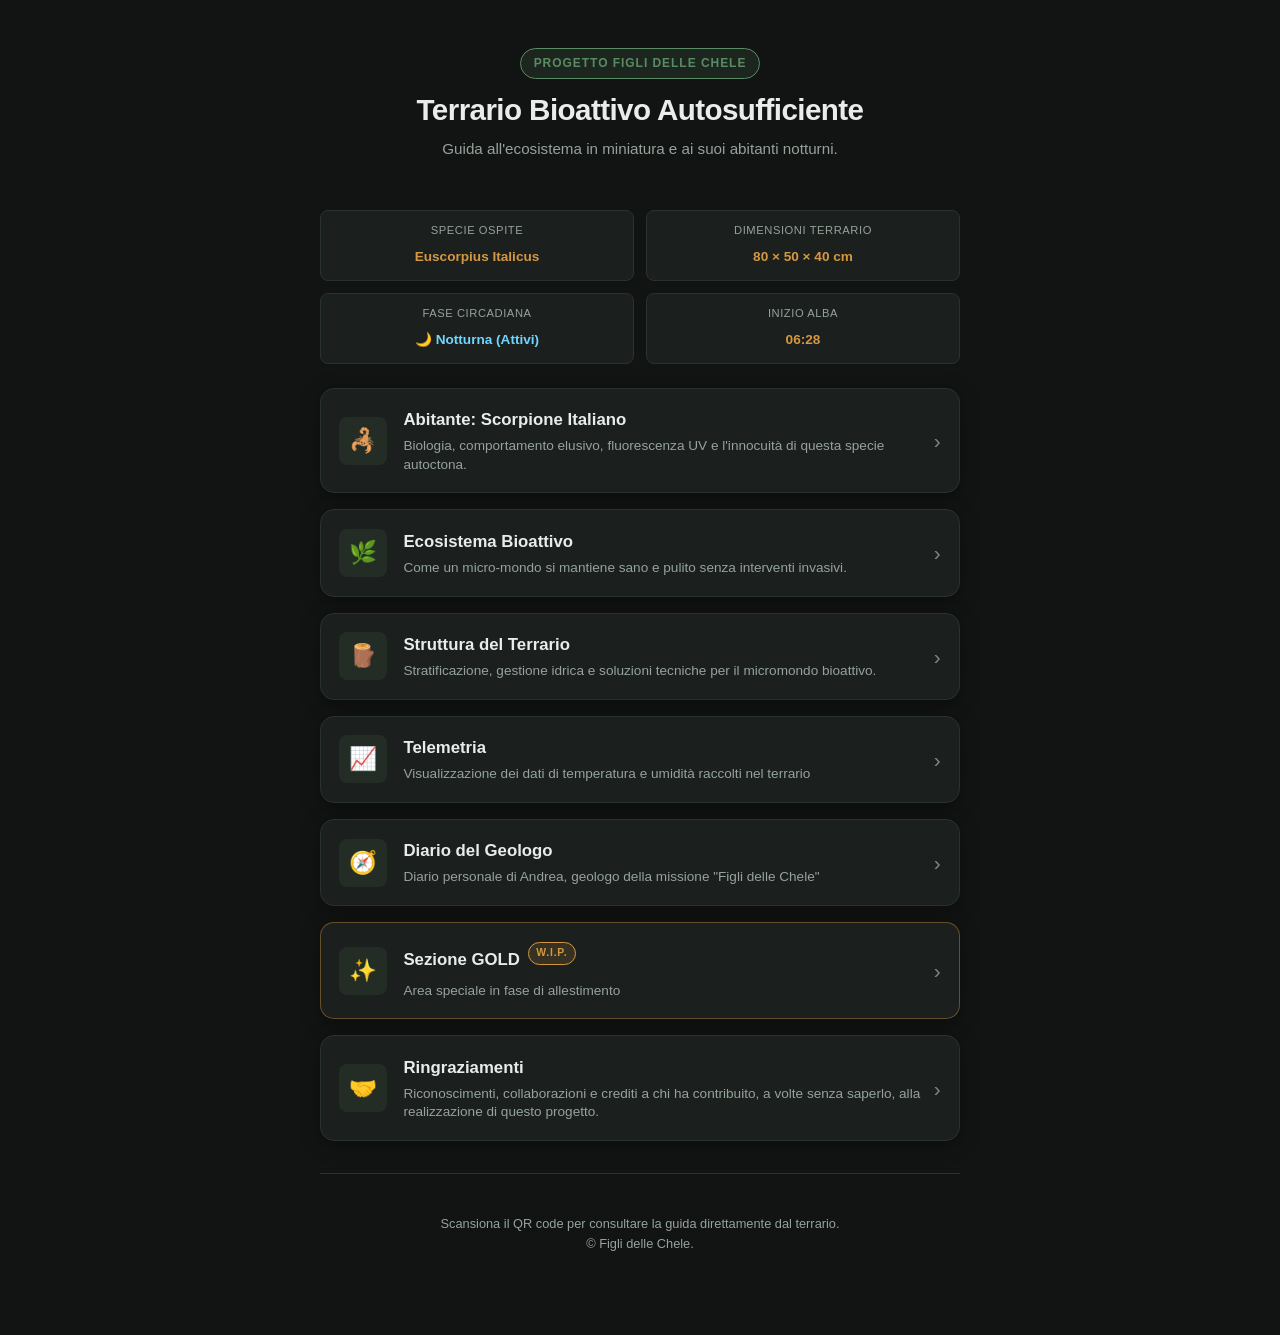
<file: index.html>
<!DOCTYPE html>
<html lang="it">
<head>
  <meta charset="UTF-8">
  <meta name="viewport" content="width=device-width, initial-scale=1.0">
  <title>Microcosmo Bioattivo • Figli delle Chele</title>
  <link rel="stylesheet" href="css/style.css">
</head>
<body>

  <div class="container">
    <header>
      <span class="badge-tag">Progetto Figli delle Chele</span>
      <h1>Terrario Bioattivo Autosufficiente</h1>
      <p class="subtitle">Guida all'ecosistema in miniatura e ai suoi abitanti notturni.</p>
    </header>

    <!-- Griglia 2x2 ordinata -->
    <div class="status-pill-grid">
      <div class="status-pill">
        <span class="status-label">Specie Ospite</span>
        <span class="status-val">Euscorpius Italicus</span>
      </div>
      <div class="status-pill">
        <span class="status-label">Dimensioni Terrario</span>
        <span class="status-val">80 × 50 × 40 cm</span>
      </div>
      <div class="status-pill">
        <span class="status-label">Fase Circadiana</span>
        <span class="status-val" id="phase-status">Calcolo in corso...</span>
      </div>
      <div class="status-pill">
        <span class="status-label" id="transition-label">Transizione</span>
        <span class="status-val" id="transition-time">--:--</span>
      </div>
    </div>

    <!-- Schede di navigazione -->
    <main class="nav-menu">
      <a href="scorpioni.html" class="nav-card">
        <div class="nav-card-icon">🦂</div>
        <div class="nav-card-body">
          <h2>Abitante: Scorpione Italiano</h2>
          <p>Biologia, comportamento elusivo, fluorescenza UV e l'innocuità di questa specie autoctona.</p>
        </div>
        <div class="nav-card-arrow">›</div>
      </a>

      <a href="bioattivo.html" class="nav-card">
        <div class="nav-card-icon">🌿</div>
        <div class="nav-card-body">
          <h2>Ecosistema Bioattivo</h2>
          <p>Come un micro-mondo si mantiene sano e pulito senza interventi invasivi.</p>
        </div>
        <div class="nav-card-arrow">›</div>
      </a>

      <a href="costruzione.html" class="nav-card">
        <div class="nav-card-icon">🪵</div>
        <div class="nav-card-body">
          <h2>Struttura del Terrario</h2>
          <p>Stratificazione, gestione idrica e soluzioni tecniche per il micromondo bioattivo.</p>
        </div>
        <div class="nav-card-arrow">›</div>
      </a>

      <a href="telemetria.html" class="nav-card">
        <div class="nav-card-icon">📈</div>
        <div class="nav-card-body">
          <h2>Telemetria</h2>
          <p>Visualizzazione dei dati di temperatura e umidità raccolti nel terrario</p>
        </div>
        <div class="nav-card-arrow">›</div>
      </a>
      
      <a href="diario.html" class="nav-card">
        <div class="nav-card-icon">🧭</div>
        <div class="nav-card-body">
          <h2>Diario del Geologo</h2>
          <p>Diario personale di Andrea, geologo della missione "Figli delle Chele"</p>
        </div>
        <div class="nav-card-arrow">›</div>
      </a>

    <!-- Scheda GOLD (Work in Progress) -->
      <a href="gold.html" class="nav-card" style="border-color: rgba(212, 152, 66, 0.4);">
        <div class="nav-card-icon">✨</div>
        <div class="nav-card-body">
          <div style="display: flex; align-items: center; gap: 0.5rem; margin-bottom: 0.2rem;">
            <h2 style="margin: 0;">Sezione GOLD</h2>
            <span class="badge-tag" style="font-size: 0.65rem; padding: 0.15rem 0.45rem; background: rgba(212,152,66,0.15); border-color: var(--accent-amber); color: var(--accent-amber);">W.I.P.</span>
          </div>
          <p>Area speciale in fase di allestimento</p>
        </div>
        <div class="nav-card-arrow">›</div>
      </a>

      <!-- Scheda Ringraziamenti -->
      <a href="ringraziamenti.html" class="nav-card">
        <div class="nav-card-icon">🤝</div>
        <div class="nav-card-body">
          <h2>Ringraziamenti</h2>
          <p>Riconoscimenti, collaborazioni e crediti a chi ha contribuito, a volte senza saperlo, alla realizzazione di questo progetto.</p>
        </div>
        <div class="nav-card-arrow">›</div>
      </a>
    </main>
  
    <footer>
      <p>Scansiona il QR code per consultare la guida direttamente dal terrario.<br>© Figli delle Chele.</p>
    </footer>
  </div>

  <script src="js/main.js"></script>
</body>
</html>
</file>
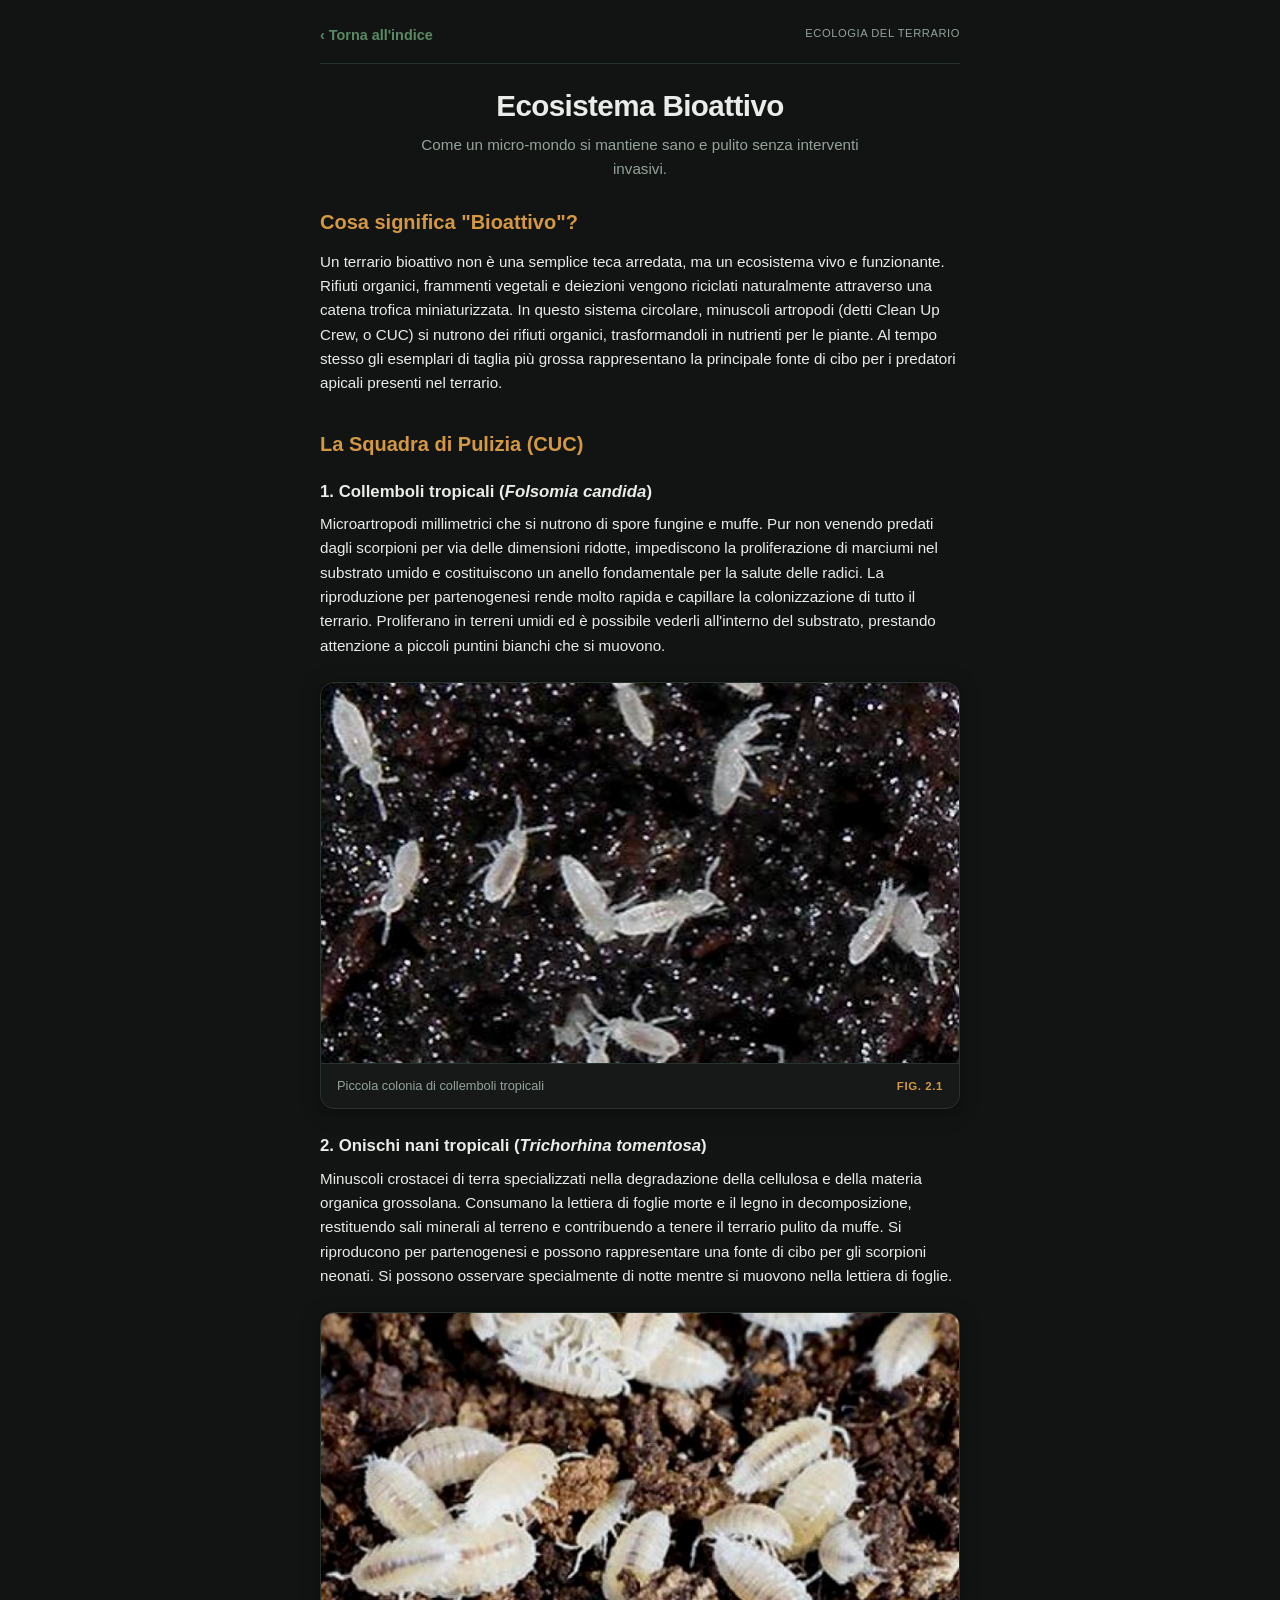
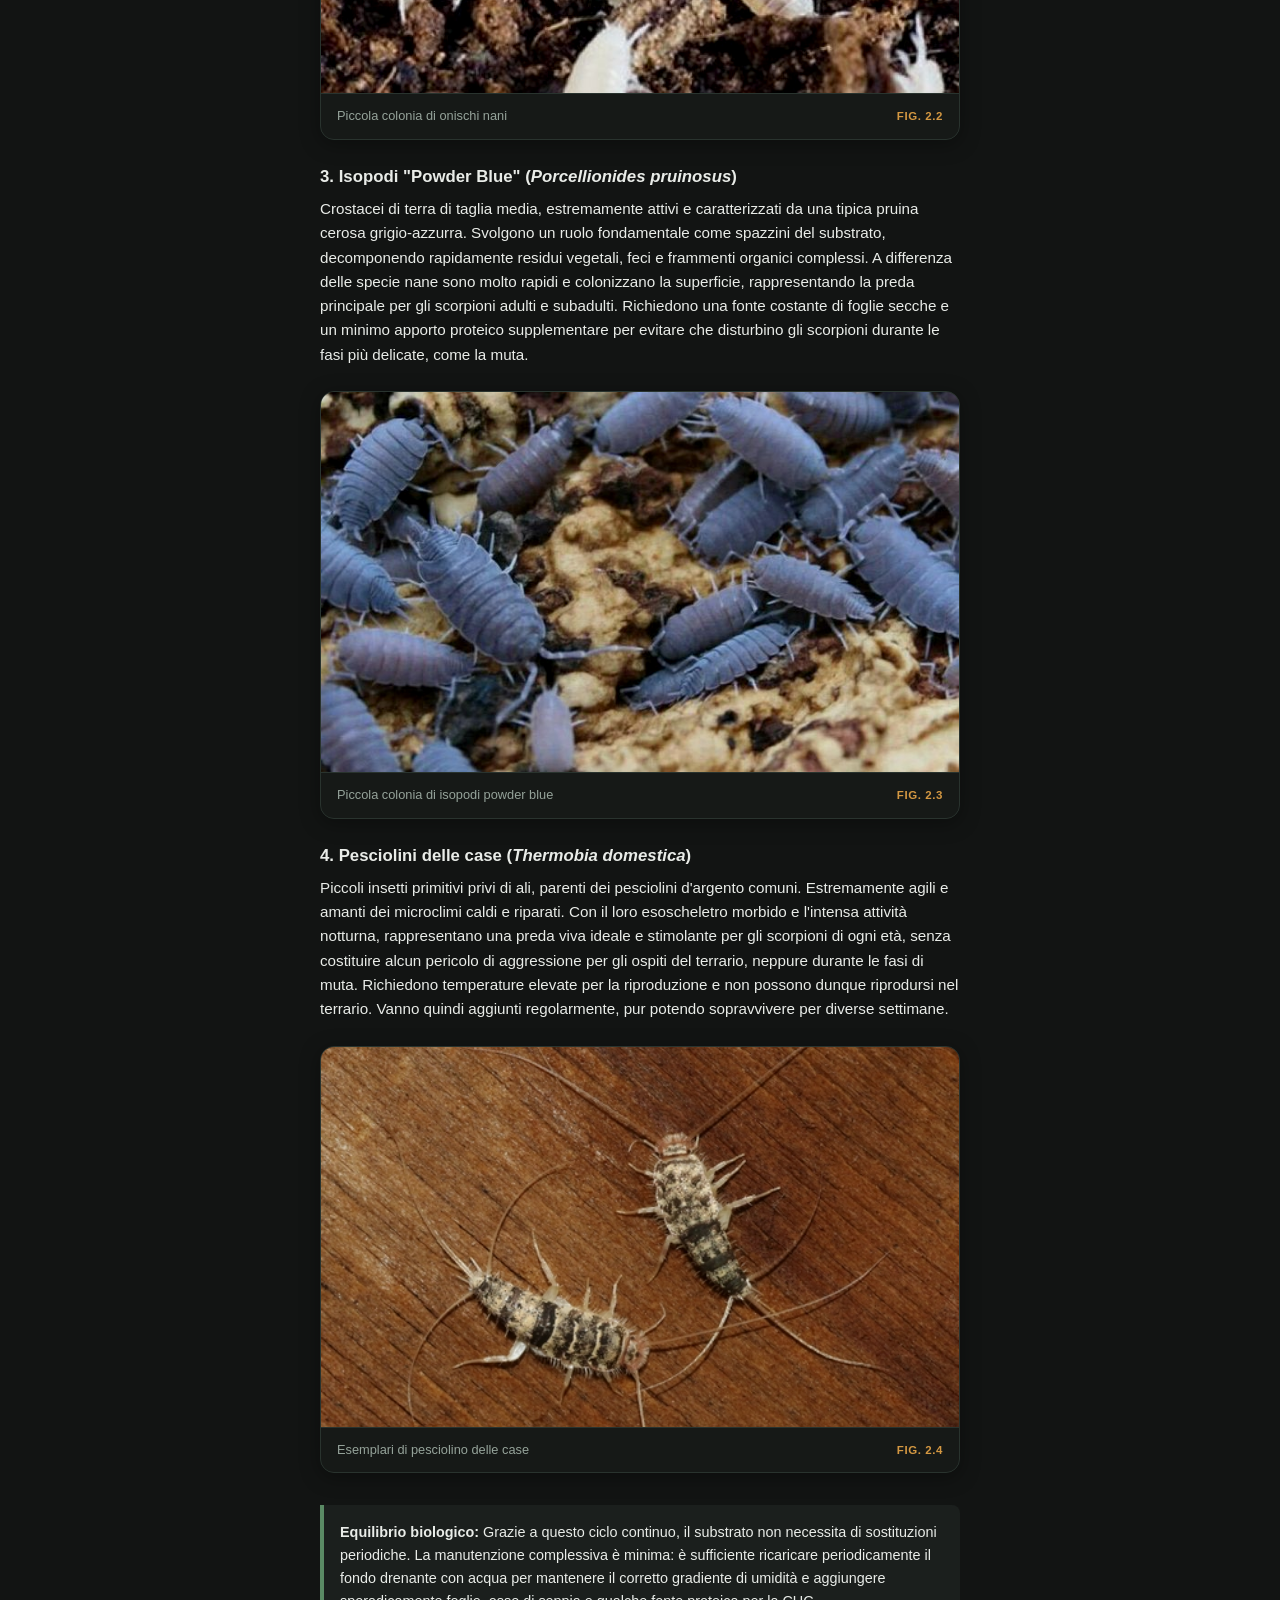
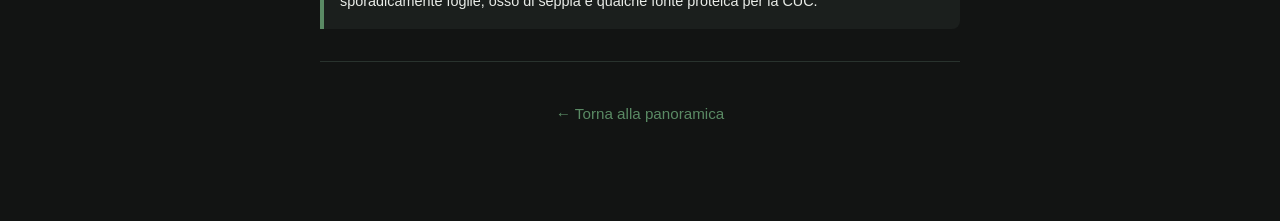
<file: bioattivo.html>
<!DOCTYPE html>
<html lang="it">
<head>
  <meta charset="UTF-8">
  <meta name="viewport" content="width=device-width, initial-scale=1.0">
  <title>L'Ecosistema Bioattivo • Microfauna</title>
  <link rel="stylesheet" href="css/style.css">
</head>
<body>

  <div class="container page-content">
    <nav class="top-nav-bar">
      <a href="index.html" class="back-link">‹ Torna all'indice</a>
      <span class="status-label">Ecologia del terrario</span>
    </nav>

    <header style="padding-top: 0;">
      <h1>Ecosistema Bioattivo</h1>
      <p class="subtitle">Come un micro-mondo si mantiene sano e pulito senza interventi invasivi.</p>
    </header>

    <main>
      <section>
        <h2>Cosa significa "Bioattivo"?</h2>
        <p>
          Un terrario bioattivo non è una semplice teca arredata, ma un ecosistema vivo e funzionante. 
          Rifiuti organici, frammenti vegetali e deiezioni vengono riciclati naturalmente attraverso 
          una catena trofica miniaturizzata.
          In questo sistema circolare, minuscoli artropodi (detti Clean Up Crew, o CUC) si nutrono dei 
          rifiuti organici, trasformandoli in nutrienti per le piante. Al tempo stesso gli esemplari di 
          taglia più grossa rappresentano la principale fonte di cibo per i predatori apicali presenti 
          nel terrario.
        </p>
      </section>

      <section>
        <h2>La Squadra di Pulizia (CUC)</h2>
        <h3>1. Collemboli tropicali (<em>Folsomia candida</em>)</h3>
        <p>
          Microartropodi millimetrici che si nutrono di spore fungine e muffe. Pur non venendo predati dagli scorpioni per via delle dimensioni ridotte, impediscono la proliferazione di marciumi nel substrato umido e costituiscono un anello fondamentale per la salute delle radici. La riproduzione per partenogenesi rende molto rapida e capillare la colonizzazione di tutto il terrario. Proliferano in terreni umidi ed è possibile vederli all'interno del substrato, prestando attenzione a piccoli puntini bianchi che si muovono. 
        </p>
        <figure class="field-figure">
          <img src="img/collemboli.jpg" alt="Folsomia candida" loading="lazy">
          <figcaption class="field-caption">
            <span>Piccola colonia di collemboli tropicali</span>
            <span class="fig-id">Fig. 2.1</span>
          </figcaption>
        </figure>

        <h3>2. Onischi nani tropicali (<em>Trichorhina tomentosa</em>)</h3>
        <p>
          Minuscoli crostacei di terra specializzati nella degradazione della cellulosa e della materia organica grossolana. Consumano la lettiera di foglie morte e il legno in decomposizione, restituendo sali minerali al terreno e contribuendo a tenere il terrario pulito da muffe. Si riproducono per partenogenesi e possono rappresentare una fonte di cibo per gli scorpioni neonati. Si possono osservare specialmente di notte mentre si muovono nella lettiera di foglie.
        </p>
        <figure class="field-figure">
          <img src="img/onischi_bianchi.jpg" alt="Trichorhina tomentosa" loading="lazy">
          <figcaption class="field-caption">
            <span>Piccola colonia di onischi nani</span>
            <span class="fig-id">Fig. 2.2</span>
          </figcaption>
        </figure>

        <h3>3. Isopodi "Powder Blue" (<em>Porcellionides pruinosus</em>)</h3>
        <p>
          Crostacei di terra di taglia media, estremamente attivi e caratterizzati da una tipica pruina cerosa grigio-azzurra. Svolgono un ruolo fondamentale come spazzini del substrato, decomponendo rapidamente residui vegetali, feci e frammenti organici complessi. A differenza delle specie nane sono molto rapidi e colonizzano la superficie, rappresentando la preda principale per gli scorpioni adulti e subadulti. Richiedono una fonte costante di foglie secche e un minimo apporto proteico supplementare per evitare che disturbino gli scorpioni durante le fasi più delicate, come la muta.
        </p>
        <figure class="field-figure">
          <img src="img/porcellionides-pruinosus-powder-blue.jpg" alt="Porcellionides pruinosus" loading="lazy">
          <figcaption class="field-caption">
            <span>Piccola colonia di isopodi powder blue</span>
            <span class="fig-id">Fig. 2.3</span>
          </figcaption>
        </figure>

        <h3>4. Pesciolini delle case (<em>Thermobia domestica</em>)</h3>
        <p>
          Piccoli insetti primitivi privi di ali, parenti dei pesciolini d'argento comuni. Estremamente agili e amanti dei microclimi caldi e riparati. Con il loro esoscheletro morbido e l'intensa attività notturna, rappresentano una preda viva ideale e stimolante per gli scorpioni di ogni età, senza costituire alcun pericolo di aggressione per gli ospiti del terrario, neppure durante le fasi di muta. Richiedono temperature elevate per la riproduzione e non possono dunque riprodursi nel terrario. Vanno quindi aggiunti regolarmente, pur potendo sopravvivere per diverse settimane.
        </p>
        <figure class="field-figure">
          <img src="img/Pesciolino delle case.jpeg" alt="Thermobia domestica" loading="lazy">
          <figcaption class="field-caption">
            <span>Esemplari di pesciolino delle case</span>
            <span class="fig-id">Fig. 2.4</span>
          </figcaption>
        </figure>
      </section>

      <div class="callout-box">
        <strong>Equilibrio biologico:</strong> Grazie a questo ciclo continuo, il substrato non necessita di sostituzioni periodiche. La manutenzione complessiva è minima: è sufficiente ricaricare periodicamente il fondo drenante con acqua per mantenere il corretto gradiente di umidità e aggiungere sporadicamente foglie, osso di seppia e qualche fonte proteica per la CUC.
      </div>
    </main>

    <footer>
      <p><a href="index.html" style="color: var(--accent-moss); text-decoration: none;">← Torna alla panoramica</a></p>
    </footer>
  </div>

  <script src="js/main.js"></script>
</body>
</html>
</file>
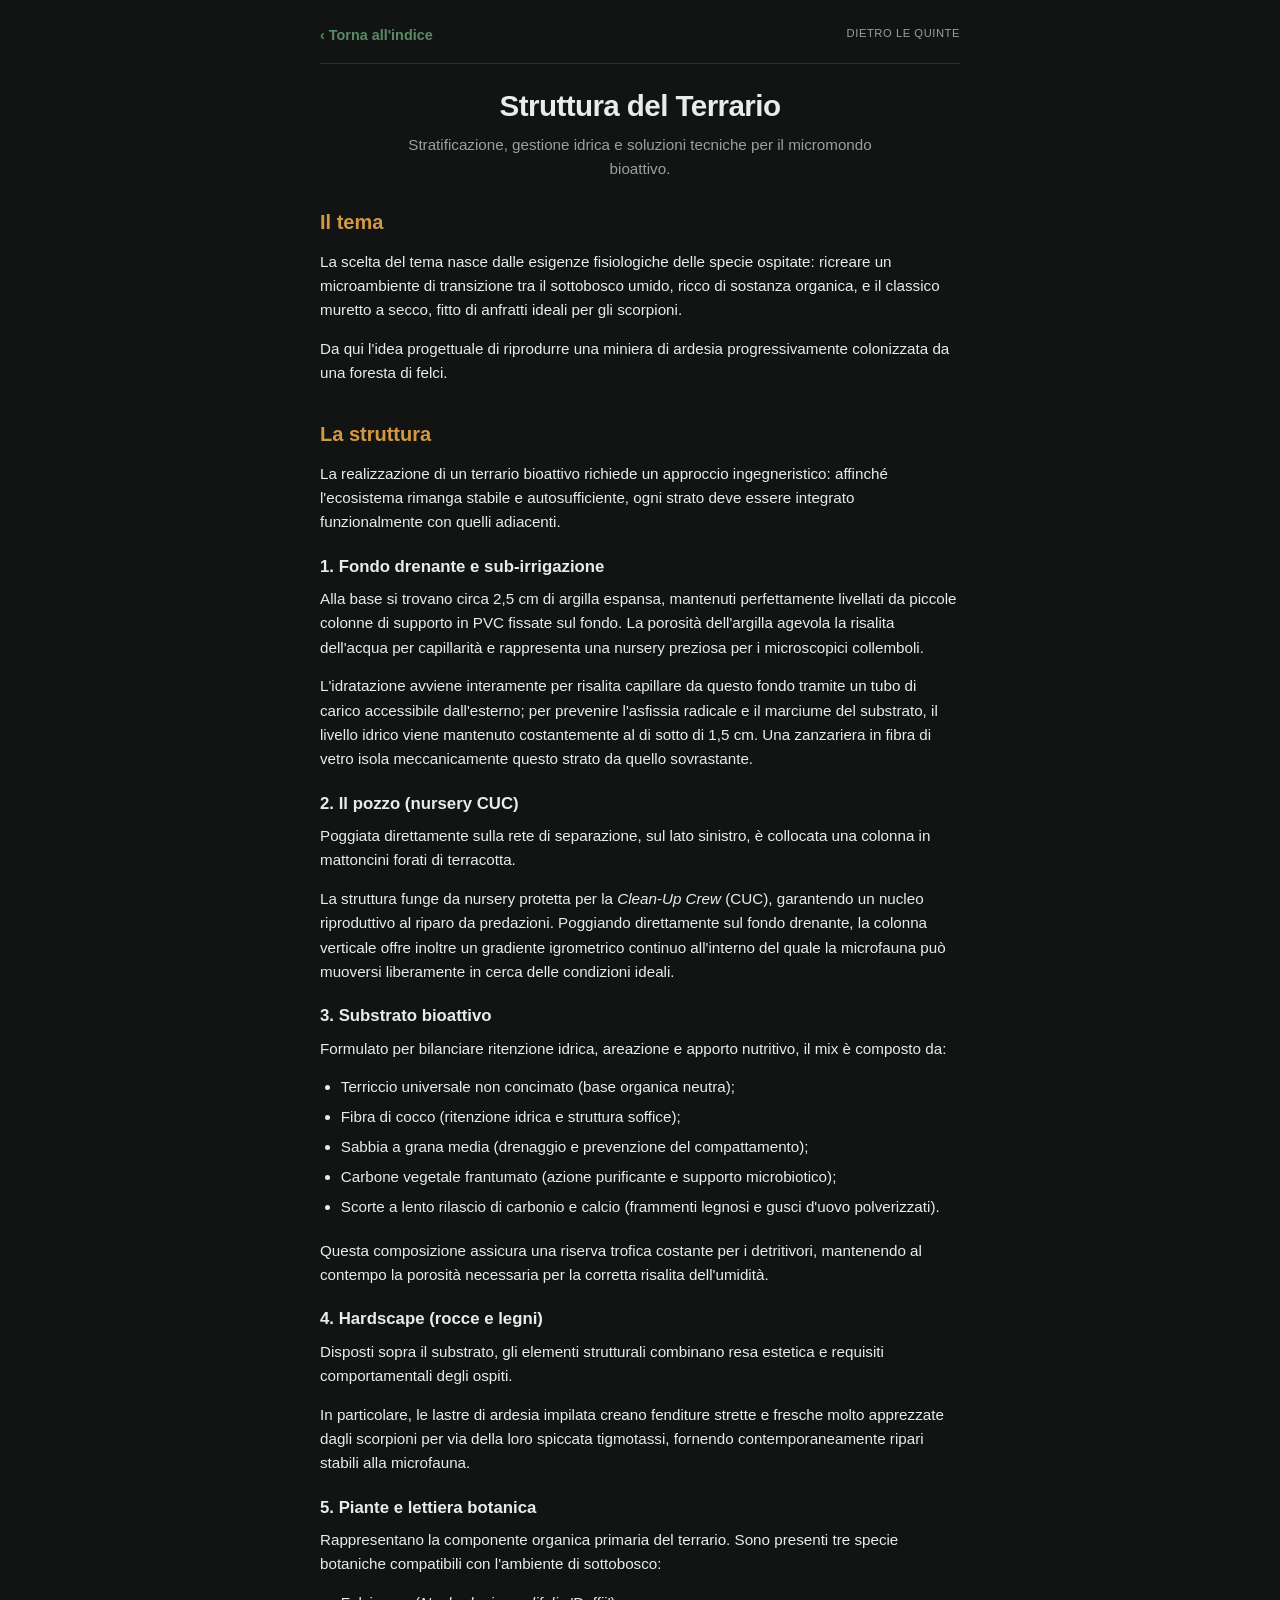
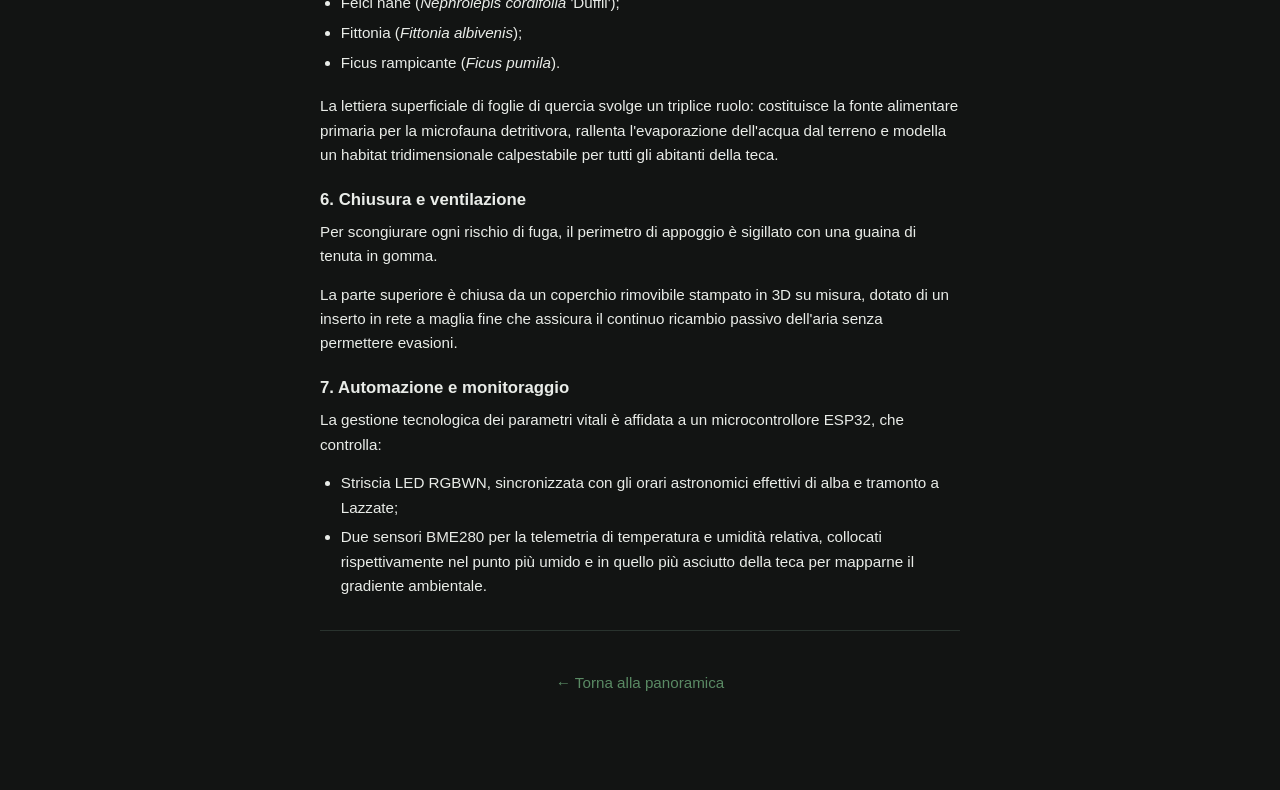
<file: costruzione.html>
<!DOCTYPE html>
<html lang="it">
<head>
  <meta charset="UTF-8">
  <meta name="viewport" content="width=device-width, initial-scale=1.0">
  <title>Costruzione del Terrario • Dettagli Tecnici</title>
  <link rel="stylesheet" href="css/style.css">
</head>
<body>

  <div class="container page-content">
    <nav class="top-nav-bar">
      <a href="index.html" class="back-link">‹ Torna all'indice</a>
      <span class="status-label">Dietro le Quinte</span>
    </nav>

    <header style="padding-top: 0;">
      <h1>Struttura del Terrario</h1>
      <p class="subtitle">Stratificazione, gestione idrica e soluzioni tecniche per il micromondo bioattivo.</p>
    </header>

    <main>
      <section class="content-section">
        <h2>Il tema</h2>
        <p>
          La scelta del tema nasce dalle esigenze fisiologiche delle specie ospitate: ricreare un microambiente di transizione tra il sottobosco umido, ricco di sostanza organica, e il classico muretto a secco, fitto di anfratti ideali per gli scorpioni.
        </p>
        <p>
          Da qui l'idea progettuale di riprodurre una miniera di ardesia progressivamente colonizzata da una foresta di felci.
        </p>
      </section>

      <section class="content-section">
        <h2>La struttura</h2>
        <p>
          La realizzazione di un terrario bioattivo richiede un approccio ingegneristico: affinché l'ecosistema rimanga stabile e autosufficiente, ogni strato deve essere integrato funzionalmente con quelli adiacenti.
        </p>

        <article class="layer-item">
          <h3>1. Fondo drenante e sub-irrigazione</h3>
          <p>
            Alla base si trovano circa 2,5 cm di argilla espansa, mantenuti perfettamente livellati da piccole colonne di supporto in PVC fissate sul fondo. La porosità dell'argilla agevola la risalita dell'acqua per capillarità e rappresenta una nursery preziosa per i microscopici collemboli.
          </p>
          <p>
            L'idratazione avviene interamente per risalita capillare da questo fondo tramite un tubo di carico accessibile dall'esterno; per prevenire l'asfissia radicale e il marciume del substrato, il livello idrico viene mantenuto costantemente al di sotto di 1,5 cm. Una zanzariera in fibra di vetro isola meccanicamente questo strato da quello sovrastante.
          </p>
        </article>

        <article class="layer-item">
          <h3>2. Il pozzo (nursery CUC)</h3>
          <p>
            Poggiata direttamente sulla rete di separazione, sul lato sinistro, è collocata una colonna in mattoncini forati di terracotta.
          </p>
          <p>
            La struttura funge da nursery protetta per la <em>Clean-Up Crew</em> (CUC), garantendo un nucleo riproduttivo al riparo da predazioni. Poggiando direttamente sul fondo drenante, la colonna verticale offre inoltre un gradiente igrometrico continuo all'interno del quale la microfauna può muoversi liberamente in cerca delle condizioni ideali.
          </p>
        </article>

        <article class="layer-item">
          <h3>3. Substrato bioattivo</h3>
          <p>
            Formulato per bilanciare ritenzione idrica, areazione e apporto nutritivo, il mix è composto da:
          </p>
          <ul>
            <li>Terriccio universale non concimato (base organica neutra);</li>
            <li>Fibra di cocco (ritenzione idrica e struttura soffice);</li>
            <li>Sabbia a grana media (drenaggio e prevenzione del compattamento);</li>
            <li>Carbone vegetale frantumato (azione purificante e supporto microbiotico);</li>
            <li>Scorte a lento rilascio di carbonio e calcio (frammenti legnosi e gusci d'uovo polverizzati).</li>
          </ul>
          <p>
            Questa composizione assicura una riserva trofica costante per i detritivori, mantenendo al contempo la porosità necessaria per la corretta risalita dell'umidità.
          </p>
        </article>

        <article class="layer-item">
          <h3>4. Hardscape (rocce e legni)</h3>
          <p>
            Disposti sopra il substrato, gli elementi strutturali combinano resa estetica e requisiti comportamentali degli ospiti.
          </p>
          <p>
            In particolare, le lastre di ardesia impilata creano fenditure strette e fresche molto apprezzate dagli scorpioni per via della loro spiccata tigmotassi, fornendo contemporaneamente ripari stabili alla microfauna.
          </p>
        </article>

        <article class="layer-item">
          <h3>5. Piante e lettiera botanica</h3>
          <p>
            Rappresentano la componente organica primaria del terrario. Sono presenti tre specie botaniche compatibili con l'ambiente di sottobosco:
          </p>
          <ul>
            <li>Felci nane (<em>Nephrolepis cordifolia</em> 'Duffii');</li>
            <li>Fittonia (<em>Fittonia albivenis</em>);</li>
            <li>Ficus rampicante (<em>Ficus pumila</em>).</li>
          </ul>
          <p>
            La lettiera superficiale di foglie di quercia svolge un triplice ruolo: costituisce la fonte alimentare primaria per la microfauna detritivora, rallenta l'evaporazione dell'acqua dal terreno e modella un habitat tridimensionale calpestabile per tutti gli abitanti della teca.
          </p>
        </article>

        <article class="layer-item">
          <h3>6. Chiusura e ventilazione</h3>
          <p>
            Per scongiurare ogni rischio di fuga, il perimetro di appoggio è sigillato con una guaina di tenuta in gomma.
          </p>
          <p>
            La parte superiore è chiusa da un coperchio rimovibile stampato in 3D su misura, dotato di un inserto in rete a maglia fine che assicura il continuo ricambio passivo dell'aria senza permettere evasioni.
          </p>
        </article>

        <article class="layer-item">
          <h3>7. Automazione e monitoraggio</h3>
          <p>
            La gestione tecnologica dei parametri vitali è affidata a un microcontrollore ESP32, che controlla:
          </p>
          <ul>
            <li>Striscia LED RGBWN, sincronizzata con gli orari astronomici effettivi di alba e tramonto a Lazzate;</li>
            <li>Due sensori BME280 per la telemetria di temperatura e umidità relativa, collocati rispettivamente nel punto più umido e in quello più asciutto della teca per mapparne il gradiente ambientale.</li>
          </ul>
        </article>
      </section>
    </main>

    <footer>
      <p><a href="index.html" style="color: var(--accent-moss); text-decoration: none;">← Torna alla panoramica</a></p>
    </footer>
  </div>

  <script src="js/main.js"></script>
</body>
</html>
</file>
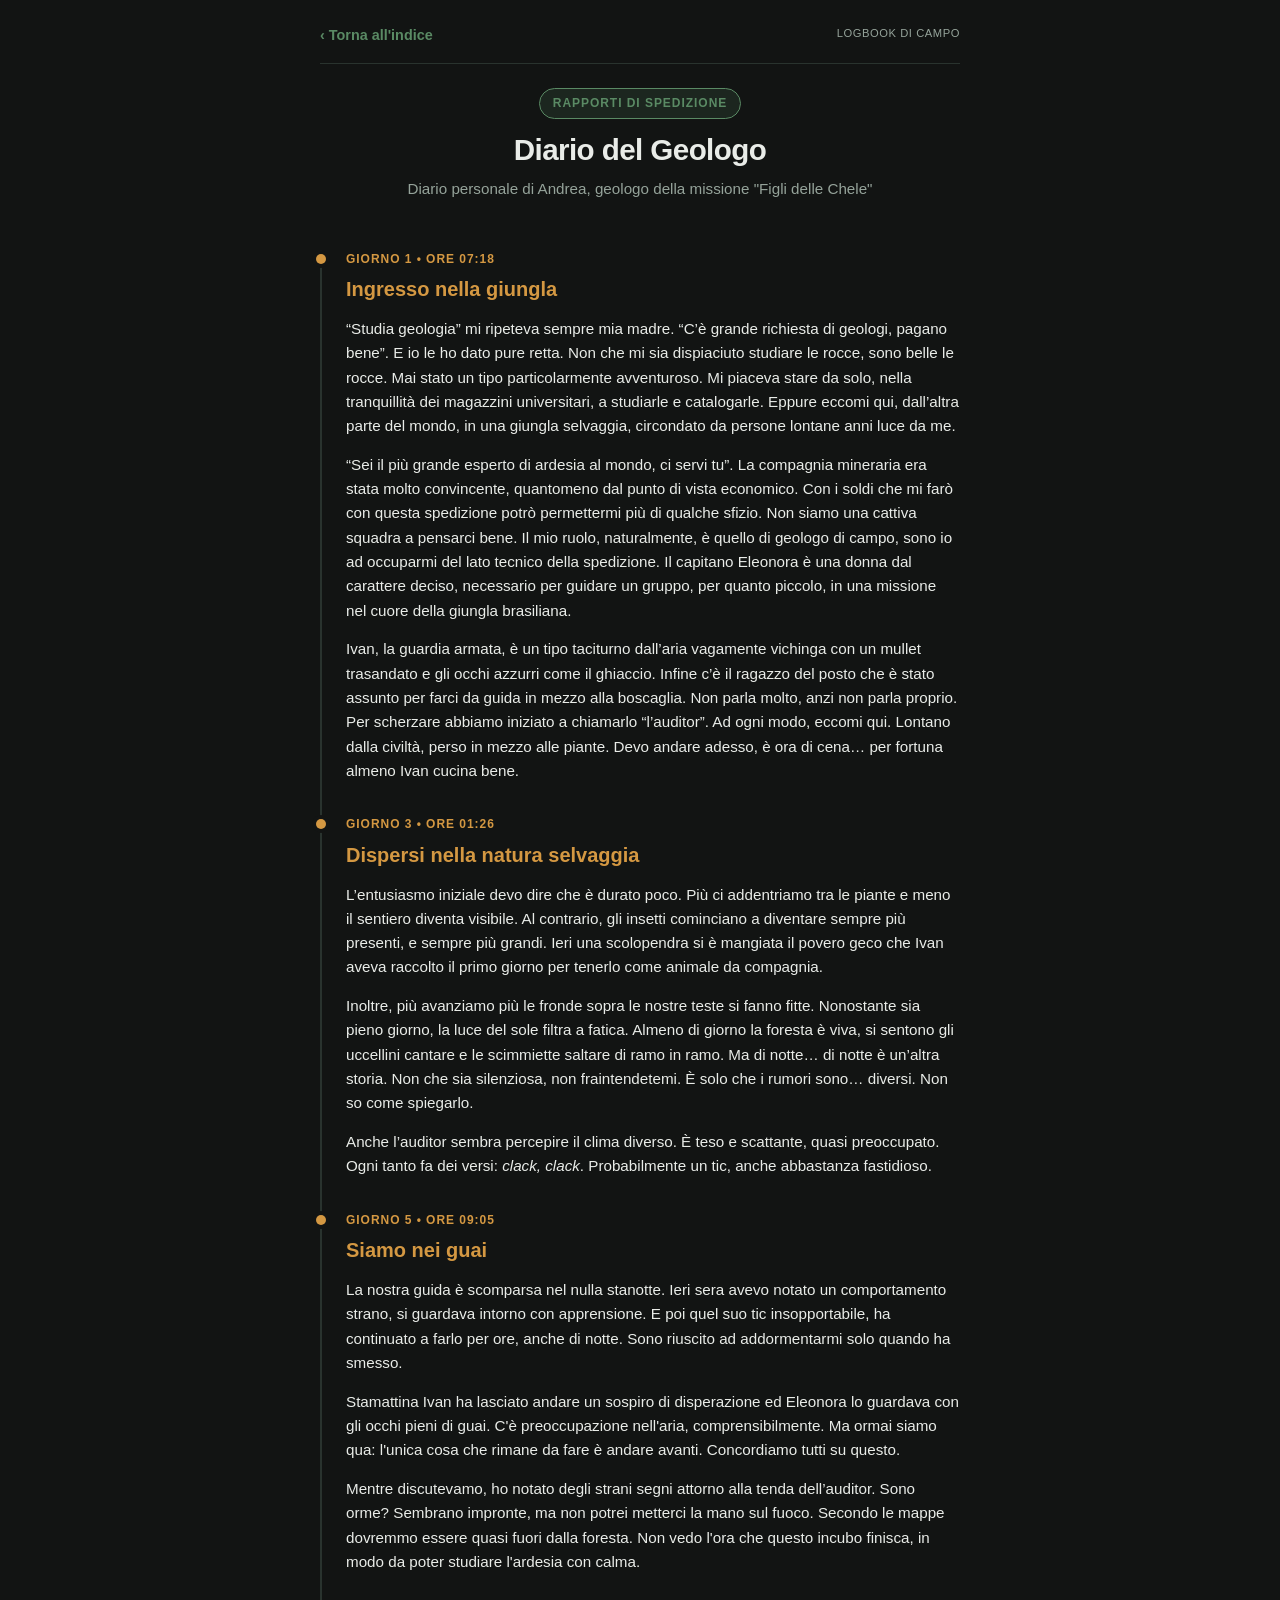
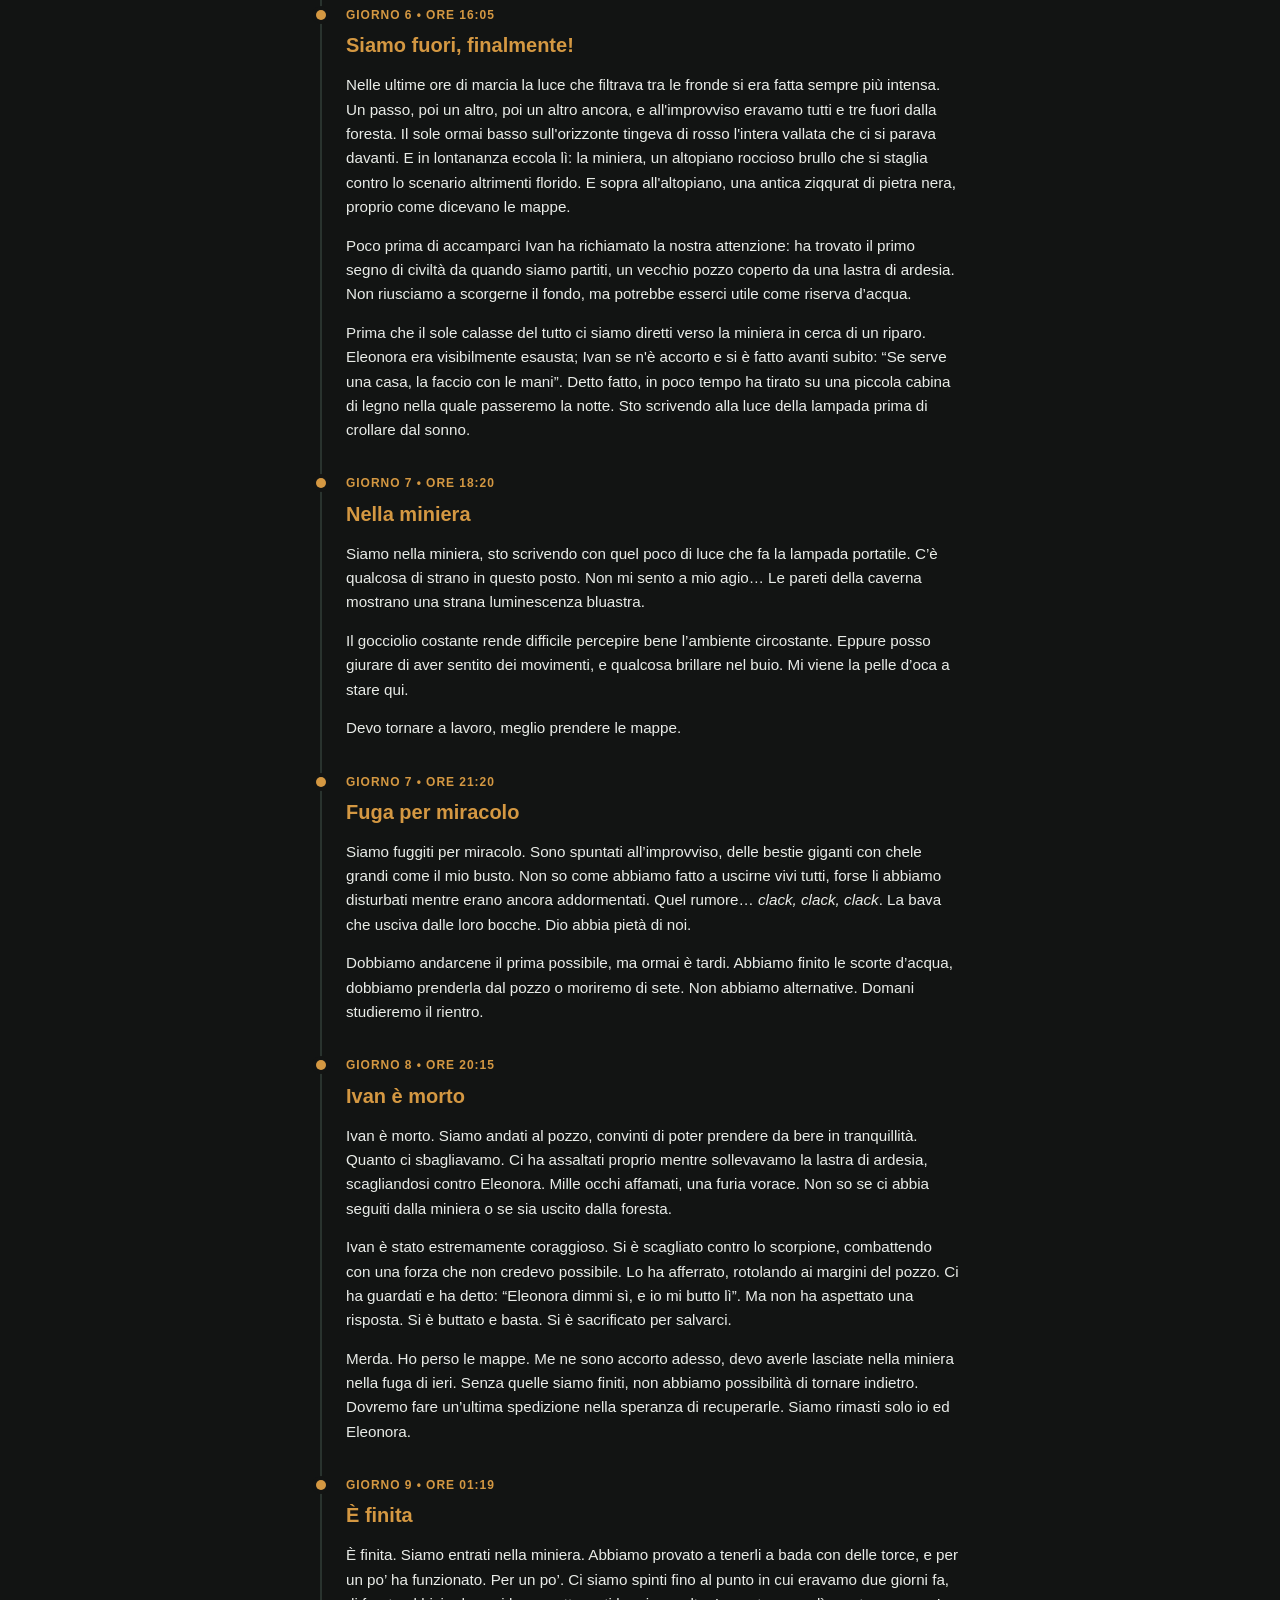
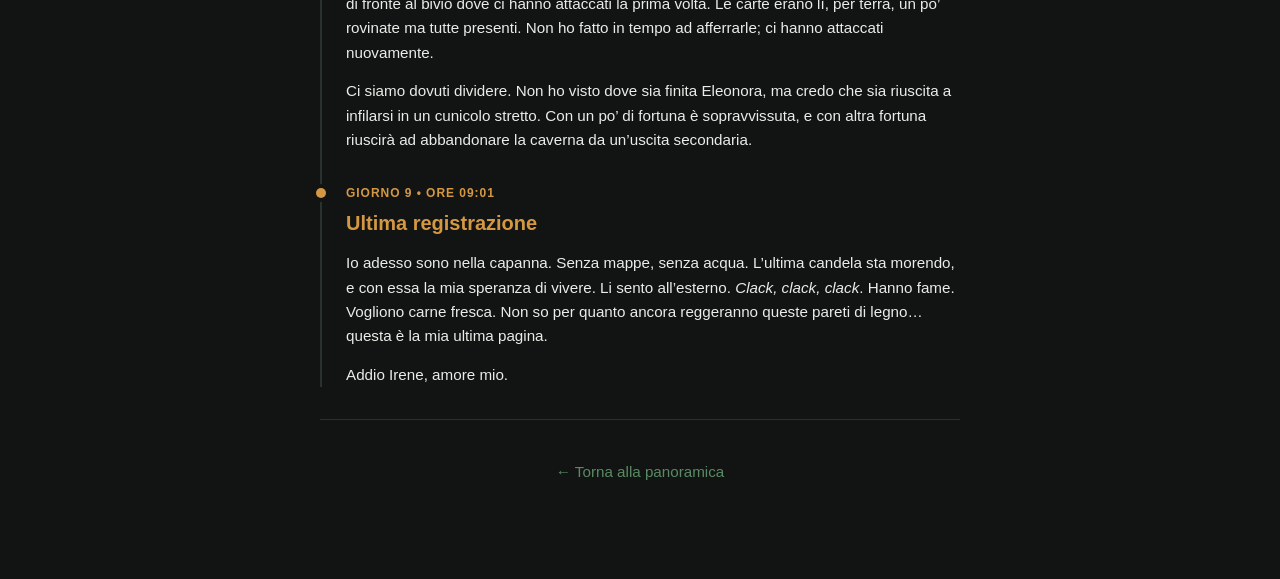
<file: diario.html>
<!DOCTYPE html>
<html lang="it">
<head>
  <meta charset="UTF-8">
  <meta name="viewport" content="width=device-width, initial-scale=1.0">
  <title>Diario del Geologo • Taccuino di Campo</title>
  <link rel="stylesheet" href="css/style.css">
</head>
<body>

  <div class="container page-content">
    <nav class="top-nav-bar">
      <a href="index.html" class="back-link">‹ Torna all'indice</a>
      <span class="status-label">Logbook di Campo</span>
    </nav>

    <header style="padding-top: 0;">
      <span class="badge-tag">Rapporti di Spedizione</span>
      <h1>Diario del Geologo</h1>
      <p class="subtitle">Diario personale di Andrea, geologo della missione "Figli delle Chele"</p>
    </header>

    <main class="timeline">

      <!-- Giorno 1 -->
      <article class="timeline-entry">
        <div class="timeline-dot"></div>
        <div class="timeline-date">Giorno 1 • Ore 07:18</div>
        <h2 class="timeline-title">Ingresso nella giungla</h2>
        <p>
          “Studia geologia” mi ripeteva sempre mia madre. “C’è grande richiesta di geologi, pagano bene”. E io le ho dato pure retta.
          Non che mi sia dispiaciuto studiare le rocce, sono belle le rocce. Mai stato un tipo particolarmente avventuroso. Mi piaceva stare da solo, nella tranquillità dei magazzini universitari, a studiarle e catalogarle.
          Eppure eccomi qui, dall’altra parte del mondo, in una giungla selvaggia, circondato da persone lontane anni luce da me.
        </p>
        <p>
          “Sei il più grande esperto di ardesia al mondo, ci servi tu”. La compagnia mineraria era stata molto convincente, quantomeno dal punto di vista economico. Con i soldi che mi farò con questa spedizione potrò permettermi più di qualche sfizio.
          Non siamo una cattiva squadra a pensarci bene. Il mio ruolo, naturalmente, è quello di geologo di campo, sono io ad occuparmi del lato tecnico della spedizione. Il capitano Eleonora è una donna dal carattere deciso, necessario per guidare un gruppo, per quanto piccolo, in una missione nel cuore della giungla brasiliana.
        </p>
        <p>
          Ivan, la guardia armata, è un tipo taciturno dall’aria vagamente vichinga con un mullet trasandato e gli occhi azzurri come il ghiaccio. Infine c’è il ragazzo del posto che è stato assunto per farci da guida in mezzo alla boscaglia. Non parla molto, anzi non parla proprio. Per scherzare abbiamo iniziato a chiamarlo “l’auditor”.
          Ad ogni modo, eccomi qui. Lontano dalla civiltà, perso in mezzo alle piante. Devo andare adesso, è ora di cena… per fortuna almeno Ivan cucina bene.
        </p>
      </article>

      <!-- Giorno 3 -->
      <article class="timeline-entry">
        <div class="timeline-dot"></div>
        <div class="timeline-date">Giorno 3 • Ore 01:26</div>
        <h2 class="timeline-title">Dispersi nella natura selvaggia</h2>
        <p>
          L’entusiasmo iniziale devo dire che è durato poco. Più ci addentriamo tra le piante e meno il sentiero diventa visibile. Al contrario, gli insetti cominciano a diventare sempre più presenti, e sempre più grandi. Ieri una scolopendra si è mangiata il povero geco che Ivan aveva raccolto il primo giorno per tenerlo come animale da compagnia.
        </p>
        <p>
          Inoltre, più avanziamo più le fronde sopra le nostre teste si fanno fitte. Nonostante sia pieno giorno, la luce del sole filtra a fatica. Almeno di giorno la foresta è viva, si sentono gli uccellini cantare e le scimmiette saltare di ramo in ramo. Ma di notte… di notte è un’altra storia. Non che sia silenziosa, non fraintendetemi. È solo che i rumori sono… diversi. Non so come spiegarlo.
        </p>
        <p>
          Anche l’auditor sembra percepire il clima diverso. È teso e scattante, quasi preoccupato. Ogni tanto fa dei versi: <em>clack, clack</em>. Probabilmente un tic, anche abbastanza fastidioso.
        </p>
      </article>

      <!-- Giorno 5 -->
      <article class="timeline-entry">
        <div class="timeline-dot"></div>
        <div class="timeline-date">Giorno 5 • Ore 09:05</div>
        <h2 class="timeline-title">Siamo nei guai</h2>
        <p>
          La nostra guida è scomparsa nel nulla stanotte. Ieri sera avevo notato un comportamento strano, si guardava intorno con apprensione. E poi quel suo tic insopportabile, ha continuato a farlo per ore, anche di notte. Sono riuscito ad addormentarmi solo quando ha smesso.
        </p>
        <p>
          Stamattina Ivan ha lasciato andare un sospiro di disperazione ed Eleonora lo guardava con gli occhi pieni di guai. C'è preoccupazione nell'aria, comprensibilmente. Ma ormai siamo qua: l'unica cosa che rimane da fare è andare avanti. Concordiamo tutti su questo.
        </p>
        <p>
          Mentre discutevamo, ho notato degli strani segni attorno alla tenda dell’auditor. Sono orme? Sembrano impronte, ma non potrei metterci la mano sul fuoco. Secondo le mappe dovremmo essere quasi fuori dalla foresta. Non vedo l'ora che questo incubo finisca, in modo da poter studiare l'ardesia con calma.
        </p>
      </article>

      <!-- Giorno 6 -->
      <article class="timeline-entry">
        <div class="timeline-dot"></div>
        <div class="timeline-date">Giorno 6 • Ore 16:05</div>
        <h2 class="timeline-title">Siamo fuori, finalmente!</h2>
        <p>
          Nelle ultime ore di marcia la luce che filtrava tra le fronde si era fatta sempre più intensa. Un passo, poi un altro, poi un altro ancora, e all'improvviso eravamo tutti e tre fuori dalla foresta. Il sole ormai basso sull'orizzonte tingeva di rosso l'intera vallata che ci si parava davanti. E in lontananza eccola lì: la miniera, un altopiano roccioso brullo che si staglia contro lo scenario altrimenti florido. E sopra all'altopiano, una antica ziqqurat di pietra nera, proprio come dicevano le mappe.
        </p>
        <p>
          Poco prima di accamparci Ivan ha richiamato la nostra attenzione: ha trovato il primo segno di civiltà da quando siamo partiti, un vecchio pozzo coperto da una lastra di ardesia. Non riusciamo a scorgerne il fondo, ma potrebbe esserci utile come riserva d’acqua.
        </p>
        <p>
          Prima che il sole calasse del tutto ci siamo diretti verso la miniera in cerca di un riparo. Eleonora era visibilmente esausta; Ivan se n'è accorto e si è fatto avanti subito: “Se serve una casa, la faccio con le mani”. Detto fatto, in poco tempo ha tirato su una piccola cabina di legno nella quale passeremo la notte. Sto scrivendo alla luce della lampada prima di crollare dal sonno.
        </p>
      </article>

      <!-- Giorno 7 -->
      <article class="timeline-entry">
        <div class="timeline-dot"></div>
        <div class="timeline-date">Giorno 7 • Ore 18:20</div>
        <h2 class="timeline-title">Nella miniera</h2>
        <p>
          Siamo nella miniera, sto scrivendo con quel poco di luce che fa la lampada portatile. C’è qualcosa di strano in questo posto. Non mi sento a mio agio… Le pareti della caverna mostrano una strana luminescenza bluastra.
        </p>
        <p>
          Il gocciolio costante rende difficile percepire bene l’ambiente circostante. Eppure posso giurare di aver sentito dei movimenti, e qualcosa brillare nel buio. Mi viene la pelle d’oca a stare qui.
        </p>
        <p>
          Devo tornare a lavoro, meglio prendere le mappe.
        </p>
      </article>

      <!-- Giorno 7 -->
      <article class="timeline-entry">
        <div class="timeline-dot"></div>
        <div class="timeline-date">Giorno 7 • Ore 21:20</div>
        <h2 class="timeline-title">Fuga per miracolo</h2>
        <p>
          Siamo fuggiti per miracolo. Sono spuntati all’improvviso, delle bestie giganti con chele grandi come il mio busto. Non so come abbiamo fatto a uscirne vivi tutti, forse li abbiamo disturbati mentre erano ancora addormentati. Quel rumore… <em>clack, clack, clack</em>. La bava che usciva dalle loro bocche. Dio abbia pietà di noi.
        </p>
        <p>
          Dobbiamo andarcene il prima possibile, ma ormai è tardi. Abbiamo finito le scorte d’acqua, dobbiamo prenderla dal pozzo o moriremo di sete. Non abbiamo alternative. Domani studieremo il rientro.
        </p>
      </article>

      <!-- Giorno 8 -->
      <article class="timeline-entry">
        <div class="timeline-dot"></div>
        <div class="timeline-date">Giorno 8 • Ore 20:15</div>
        <h2 class="timeline-title">Ivan è morto</h2>
        <p>
          Ivan è morto. Siamo andati al pozzo, convinti di poter prendere da bere in tranquillità. Quanto ci sbagliavamo. Ci ha assaltati proprio mentre sollevavamo la lastra di ardesia, scagliandosi contro Eleonora. Mille occhi affamati, una furia vorace. Non so se ci abbia seguiti dalla miniera o se sia uscito dalla foresta.
        </p>
        <p>
          Ivan è stato estremamente coraggioso. Si è scagliato contro lo scorpione, combattendo con una forza che non credevo possibile. Lo ha afferrato, rotolando ai margini del pozzo. Ci ha guardati e ha detto: “Eleonora dimmi sì, e io mi butto lì”. Ma non ha aspettato una risposta. Si è buttato e basta. Si è sacrificato per salvarci.
        </p>
        <p>
          Merda. Ho perso le mappe. Me ne sono accorto adesso, devo averle lasciate nella miniera nella fuga di ieri. Senza quelle siamo finiti, non abbiamo possibilità di tornare indietro. Dovremo fare un’ultima spedizione nella speranza di recuperarle. Siamo rimasti solo io ed Eleonora.
        </p>
      </article>

      <!-- Giorno 9 -->
      <article class="timeline-entry">
        <div class="timeline-dot"></div>
        <div class="timeline-date">Giorno 9 • Ore 01:19</div>
        <h2 class="timeline-title">È finita</h2>
        <p>
          È finita. Siamo entrati nella miniera. Abbiamo provato a tenerli a bada con delle torce, e per un po’ ha funzionato. Per un po’. Ci siamo spinti fino al punto in cui eravamo due giorni fa, di fronte al bivio dove ci hanno attaccati la prima volta. Le carte erano lì, per terra, un po’ rovinate ma tutte presenti. Non ho fatto in tempo ad afferrarle; ci hanno attaccati nuovamente.
        </p>
        <p>
          Ci siamo dovuti dividere. Non ho visto dove sia finita Eleonora, ma credo che sia riuscita a infilarsi in un cunicolo stretto. Con un po’ di fortuna è sopravvissuta, e con altra fortuna riuscirà ad abbandonare la caverna da un’uscita secondaria.
        </p>
      </article>

      <!-- Giorno 9 -->
      <article class="timeline-entry">
        <div class="timeline-dot"></div>
        <div class="timeline-date">Giorno 9 • Ore 09:01</div>
        <h2 class="timeline-title">Ultima registrazione</h2>
        <p>
          Io adesso sono nella capanna. Senza mappe, senza acqua. L’ultima candela sta morendo, e con essa la mia speranza di vivere. Li sento all’esterno. <em>Clack, clack, clack</em>. Hanno fame. Vogliono carne fresca. Non so per quanto ancora reggeranno queste pareti di legno… questa è la mia ultima pagina.
        </p>
        <p>
          Addio Irene, amore mio.
        </p>
      </article>

    </main>

    <footer>
      <p><a href="index.html" style="color: var(--accent-moss); text-decoration: none;">← Torna alla panoramica</a></p>
    </footer>
  </div>

  <script src="js/main.js"></script>
</body>
</html>
</file>
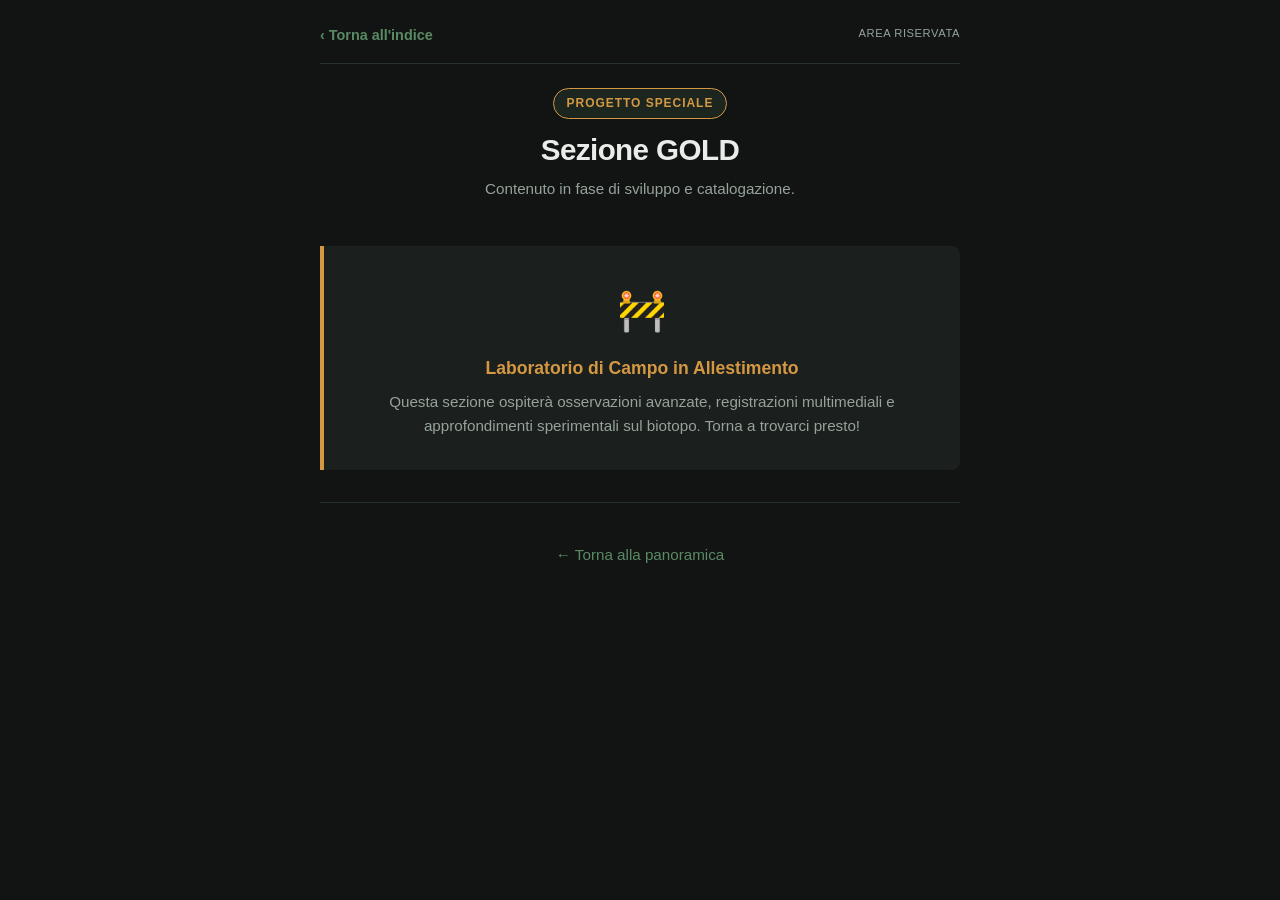
<file: gold.html>
<!DOCTYPE html>
<html lang="it">
<head>
  <meta charset="UTF-8">
  <meta name="viewport" content="width=device-width, initial-scale=1.0">
  <title>Sezione GOLD • Figli delle Chele</title>
  <link rel="stylesheet" href="css/style.css">
</head>
<body>

  <div class="container page-content">
    <nav class="top-nav-bar">
      <a href="index.html" class="back-link">‹ Torna all'indice</a>
      <span class="status-label">Area Riservata</span>
    </nav>

    <header style="padding-top: 0;">
      <span class="badge-tag" style="border-color: var(--accent-amber); color: var(--accent-amber);">Progetto Speciale</span>
      <h1>Sezione GOLD</h1>
      <p class="subtitle">Contenuto in fase di sviluppo e catalogazione.</p>
    </header>

    <main>
      <div class="callout-box" style="border-left-color: var(--accent-amber); text-align: center; padding: 2rem 1.25rem;">
        <span style="font-size: 2.5rem; display: block; margin-bottom: 0.75rem;">🚧</span>
        <strong style="color: var(--accent-amber); font-size: 1.1rem; display: block; margin-bottom: 0.5rem;">Laboratorio di Campo in Allestimento</strong>
        <p style="color: var(--text-muted); margin: 0;">
          Questa sezione ospiterà osservazioni avanzate, registrazioni multimediali e approfondimenti sperimentali sul biotopo. Torna a trovarci presto!
        </p>
      </div>
    </main>

    <footer>
      <p><a href="index.html" style="color: var(--accent-moss); text-decoration: none;">← Torna alla panoramica</a></p>
    </footer>
  </div>

  <script src="js/main.js"></script>
</body>
</html>
</file>
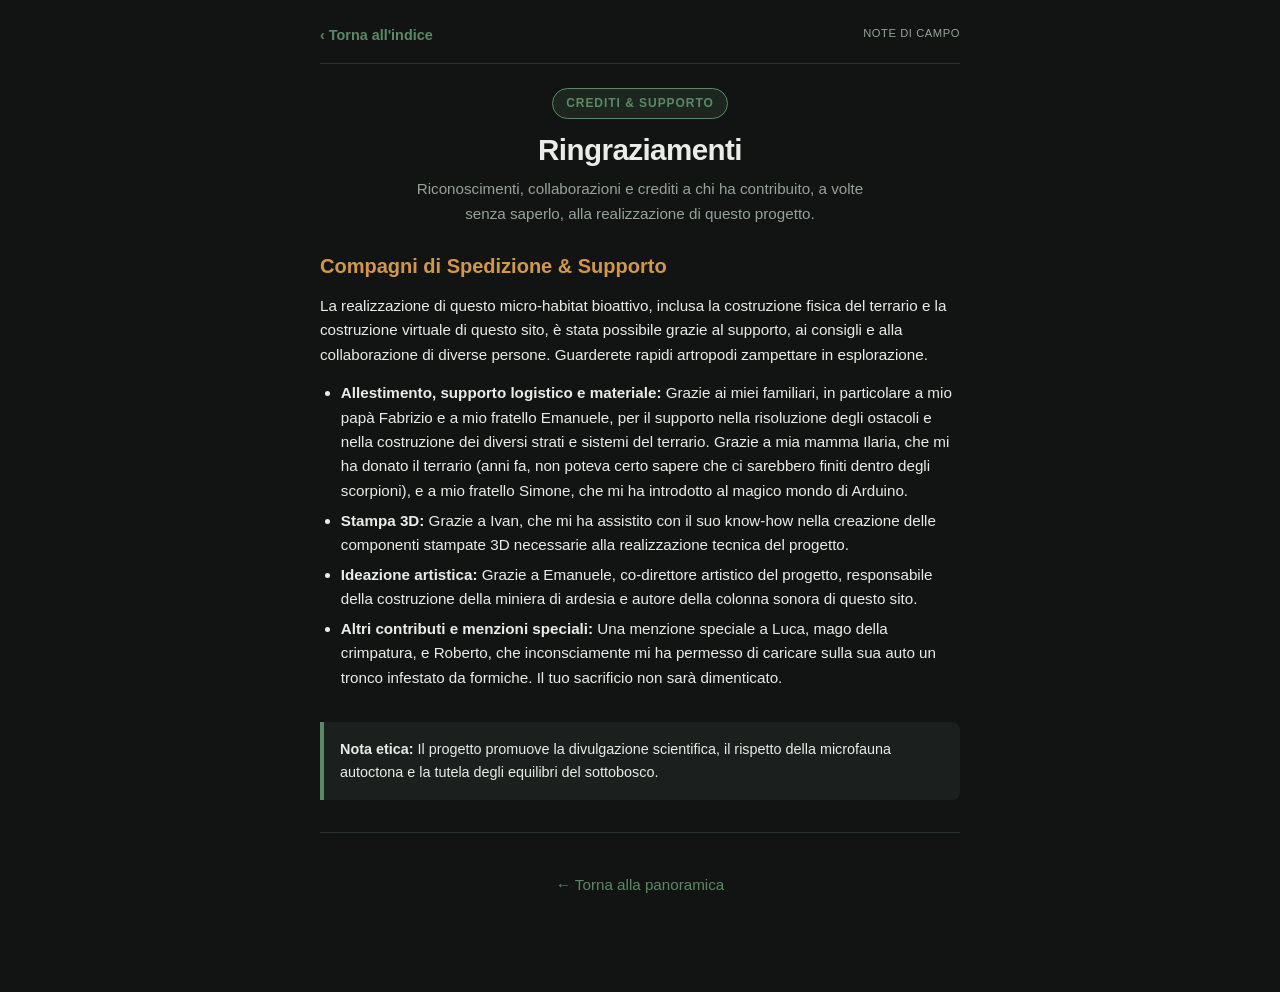
<file: ringraziamenti.html>
<!DOCTYPE html>
<html lang="it">
<head>
  <meta charset="UTF-8">
  <meta name="viewport" content="width=device-width, initial-scale=1.0">
  <title>Ringraziamenti • Figli delle Chele</title>
  <link rel="stylesheet" href="css/style.css">
</head>
<body>

  <div class="container page-content">
    <nav class="top-nav-bar">
      <a href="index.html" class="back-link">‹ Torna all'indice</a>
      <span class="status-label">Note di Campo</span>
    </nav>

    <header style="padding-top: 0;">
      <span class="badge-tag">Crediti & Supporto</span>
      <h1>Ringraziamenti</h1>
      <p class="subtitle">Riconoscimenti, collaborazioni e crediti a chi ha contribuito, a volte senza saperlo, alla realizzazione di questo progetto.</p>
    </header>

    <main>
      <section>
        <h2>Compagni di Spedizione & Supporto</h2>
        <p>
          La realizzazione di questo micro-habitat bioattivo, inclusa la costruzione fisica del terrario e la costruzione virtuale di questo sito, è stata possibile grazie al supporto, ai consigli e alla collaborazione di diverse persone. Guarderete rapidi artropodi zampettare in esplorazione.
        </p>
        <ul>
          <li><strong>Allestimento, supporto logistico e materiale:</strong> Grazie ai miei familiari, in particolare a mio papà Fabrizio e a mio fratello Emanuele, per il supporto nella risoluzione degli ostacoli e nella costruzione dei diversi strati e sistemi del terrario. Grazie a mia mamma Ilaria, che mi ha donato il terrario (anni fa, non poteva certo sapere che ci sarebbero finiti dentro degli scorpioni), e a mio fratello Simone, che mi ha introdotto al magico mondo di Arduino.</li>
          <li><strong>Stampa 3D:</strong> Grazie a Ivan, che mi ha assistito con il suo know-how nella creazione delle componenti stampate 3D necessarie alla realizzazione tecnica del progetto.</li>
          <li><strong>Ideazione artistica:</strong> Grazie a Emanuele, co-direttore artistico del progetto, responsabile della costruzione della miniera di ardesia e autore della colonna sonora di questo sito.</li>
          <li><strong>Altri contributi e menzioni speciali:</strong> Una menzione speciale a Luca, mago della crimpatura, e Roberto, che inconsciamente mi ha permesso di caricare sulla sua auto un tronco infestato da formiche. Il tuo sacrificio non sarà dimenticato.</li>
        </ul>
      </section>

      <div class="callout-box">
        <strong>Nota etica:</strong> Il progetto promuove la divulgazione scientifica, il rispetto della microfauna autoctona e la tutela degli equilibri del sottobosco.
      </div>
    </main>

    <footer>
      <p><a href="index.html" style="color: var(--accent-moss); text-decoration: none;">← Torna alla panoramica</a></p>
    </footer>
  </div>

  <script src="js/main.js"></script>
 <!-- Schermata segreta a tutto schermo -->
<div id="easter-egg" style="
  display: none;
  position: fixed;
  inset: 0;
  background: rgba(10, 20, 15, 0.96);
  backdrop-filter: blur(8px);
  z-index: 99999;
  align-items: center;
  justify-content: center;
  flex-direction: column;
  color: #f0fdf4;
  text-align: center;
  padding: 20px;
">
  <div style="font-size: 3.5rem; margin-bottom: 12px;">🦂 🌿</div>
  <h1 style="font-size: clamp(2.2rem, 9vw, 4.5rem); color: #4ade80; text-transform: uppercase; letter-spacing: 3px; margin: 0; line-height: 1.1;">
    Grazie Asia
  </h1>
  <p style="font-size: 1rem; color: #a7f3d0; margin-top: 16px; font-family: monospace;">
    [ Livello segreto sbloccato • Note di Campo ]
  </p>
  <button onclick="document.getElementById('easter-egg').style.display='none'" style="
    margin-top: 32px;
    background: #1b382b;
    border: 1px solid #4ade80;
    color: #4ade80;
    padding: 12px 28px;
    border-radius: 24px;
    cursor: pointer;
    font-size: 1rem;
    font-weight: bold;
  ">Chiudi</button>
</div>

<script>
  const easterEgg = document.getElementById("easter-egg");

  function mostraSorpresa() {
    easterEgg.style.display = "flex";
  }

  // 1. MODALITÀ CELLULARE: 3 tocchi rapidi sul titolo "Ringraziamenti"
  const titolo = document.querySelector("h1");
  let tapCount = 0;
  let tapTimer = null;

  titolo.addEventListener("click", () => {
    tapCount++;
    clearTimeout(tapTimer);

    if (tapCount === 3) {
      mostraSorpresa();
      tapCount = 0;
    } else {
      tapTimer = setTimeout(() => {
        tapCount = 0;
      }, 500); // Finestra di mezzo secondo tra un tocco e l'altro
    }
  });

  // 2. MODALITÀ DESKTOP: tasto F12 o scorciatoie DevTools
  window.addEventListener("keydown", (e) => {
    if (
      e.key === "F12" ||
      ((e.ctrlKey || e.metaKey) && e.shiftKey && ["I", "i", "C", "c"].includes(e.key))
    ) {
      mostraSorpresa();
    }
  });
</script>
</body>
</html>
</file>
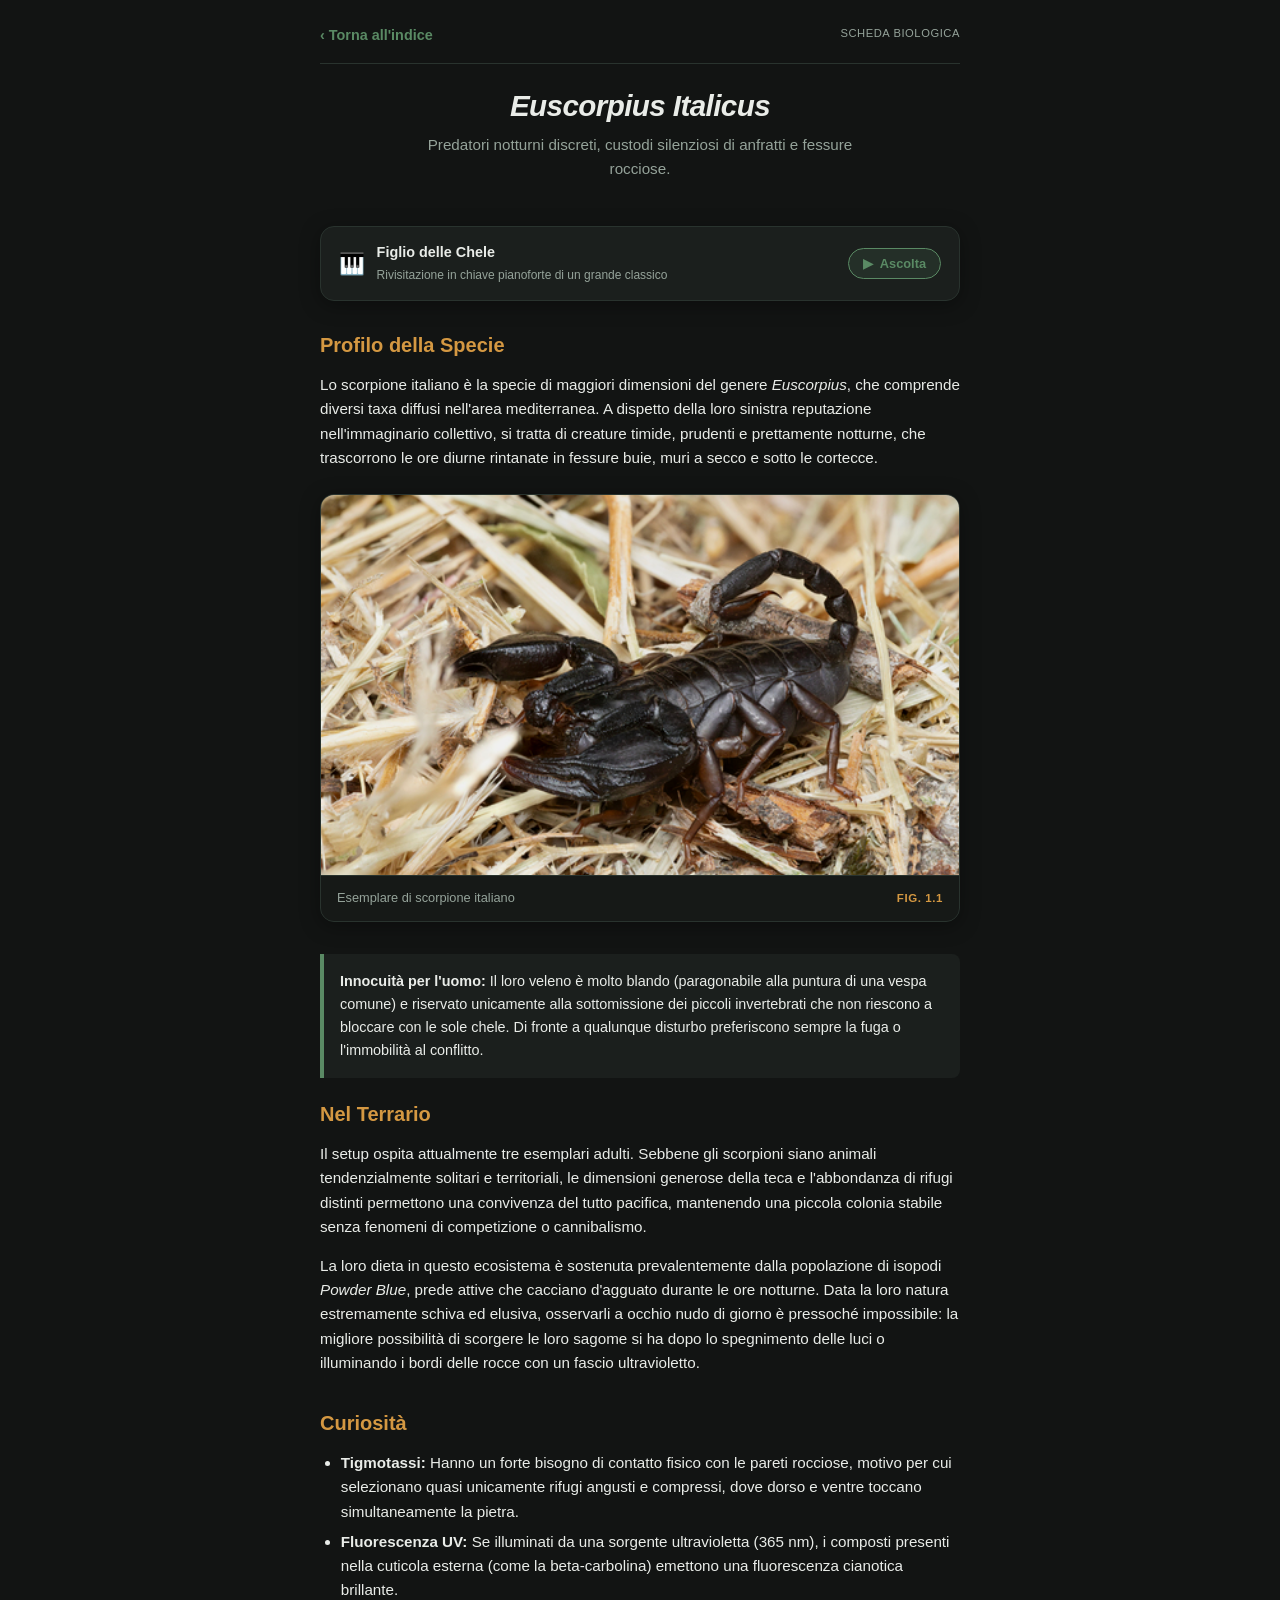
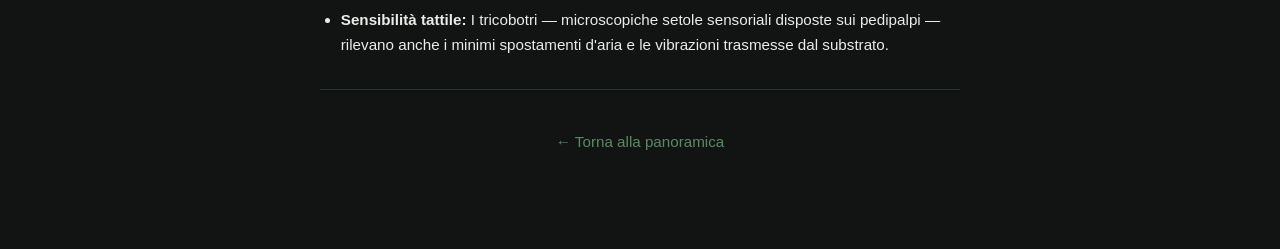
<file: scorpioni.html>
<!DOCTYPE html>
<html lang="it">
<head>
  <meta charset="UTF-8">
  <meta name="viewport" content="width=device-width, initial-scale=1.0">
  <title>L'Abitante: Euscorpius • Scheda Specie</title>
  <link rel="stylesheet" href="css/style.css">
</head>
<body>

  <div class="container page-content">
    <nav class="top-nav-bar">
      <a href="index.html" class="back-link">‹ Torna all'indice</a>
      <span class="status-label">Scheda Biologica</span>
    </nav>

    <header style="padding-top: 0;">
      <h1><em>Euscorpius Italicus</em></h1>
      <p class="subtitle">Predatori notturni discreti, custodi silenziosi di anfratti e fessure rocciose.</p>
    </header>

    <!-- Modulo Audio Pianoforte Biotopo -->
    <div class="audio-card">
      <div class="audio-card-info">
        <span class="audio-icon" id="audio-icon-display">🎹</span>
        <div class="audio-text">
          <h4>Figlio delle Chele</h4>
          <p>Rivisitazione in chiave pianoforte di un grande classico</p>
        </div>
      </div>
      <button id="species-audio-btn" class="audio-play-btn" type="button">
        <span id="btn-icon">▶</span>
        <span id="btn-text">Ascolta</span>
      </button>
      <audio id="species-audio-player" loop preload="auto">
        <source src="audio/Figli%20delle%20chele%20pianoforte.mp4" type="audio/mp4">
        <source src="audio/Figli delle chele pianoforte.mp4">
      </audio>
    </div>

    <main>
      <section>
        <h2>Profilo della Specie</h2>
        <p>
          Lo scorpione italiano è la specie di maggiori dimensioni del genere <em>Euscorpius</em>, 
          che comprende diversi taxa diffusi nell'area mediterranea. A dispetto della loro sinistra 
          reputazione nell'immaginario collettivo, si tratta di creature timide, prudenti e 
          prettamente notturne, che trascorrono le ore diurne rintanate in fessure buie, muri a 
          secco e sotto le cortecce.
        </p>
        <figure class="field-figure">
          <img src="img/Scorpione Italiano.jpg" alt="Esemplare di scorpione italiano" loading="lazy">
          <figcaption class="field-caption">
            <span>Esemplare di scorpione italiano</span>
            <span class="fig-id">Fig. 1.1</span>
          </figcaption>
        </figure>
      </section>

      <div class="callout-box">
        <strong>Innocuità per l'uomo:</strong> Il loro veleno è molto blando (paragonabile alla puntura di una vespa comune) e riservato unicamente alla sottomissione dei piccoli invertebrati che non riescono a bloccare con le sole chele. Di fronte a qualunque disturbo preferiscono sempre la fuga o l'immobilità al conflitto.
      </div>

      <section>
        <h2>Nel Terrario</h2>
        <p>
          Il setup ospita attualmente tre esemplari adulti. Sebbene gli scorpioni siano animali 
          tendenzialmente solitari e territoriali, le dimensioni generose della teca e l'abbondanza 
          di rifugi distinti permettono una convivenza del tutto pacifica, mantenendo una piccola 
          colonia stabile senza fenomeni di competizione o cannibalismo.
        </p>
        <p>
          La loro dieta in questo ecosistema è sostenuta prevalentemente dalla popolazione di isopodi 
          <em>Powder Blue</em>, prede attive che cacciano d'agguato durante le ore notturne. Data la loro 
          natura estremamente schiva ed elusiva, osservarli a occhio nudo di giorno è pressoché impossibile: 
          la migliore possibilità di scorgere le loro sagome si ha dopo lo spegnimento delle luci o 
          illuminando i bordi delle rocce con un fascio ultravioletto.
        </p>
      </section>

      <section>
        <h2>Curiosità</h2>
        <ul>
          <li><strong>Tigmotassi:</strong> Hanno un forte bisogno di contatto fisico con le pareti rocciose, motivo per cui selezionano quasi unicamente rifugi angusti e compressi, dove dorso e ventre toccano simultaneamente la pietra.</li>
          <li><strong>Fluorescenza UV:</strong> Se illuminati da una sorgente ultravioletta (365 nm), i composti presenti nella cuticola esterna (come la beta-carbolina) emettono una fluorescenza cianotica brillante.</li>
          <li><strong>Sensibilità tattile:</strong> I tricobotri — microscopiche setole sensoriali disposte sui pedipalpi — rilevano anche i minimi spostamenti d'aria e le vibrazioni trasmesse dal substrato.</li>
        </ul>
      </section>
    </main>

    <footer>
      <p><a href="index.html" style="color: var(--accent-moss); text-decoration: none;">← Torna alla panoramica</a></p>
    </footer>
  </div>

  <script src="js/main.js"></script>
  <script>
    const audioTrack = document.getElementById("species-audio-player");
    const audioBtn = document.getElementById("species-audio-btn");
    const audioBtnIcon = document.getElementById("btn-icon");
    const audioBtnText = document.getElementById("btn-text");

    function setPlayingUI() {
      if (audioBtn) audioBtn.classList.add("is-playing");
      if (audioBtnIcon) audioBtnIcon.textContent = "⏸";
      if (audioBtnText) audioBtnText.textContent = "Pausa";
    }

    function setPausedUI() {
      if (audioBtn) audioBtn.classList.remove("is-playing");
      if (audioBtnIcon) audioBtnIcon.textContent = "▶";
      if (audioBtnText) audioBtnText.textContent = "Ascolta";
    }

    // Controllo manuale tramite pulsante Play/Pausa
    if (audioBtn && audioTrack) {
      audioBtn.addEventListener("click", (e) => {
        e.stopPropagation();
        if (audioTrack.paused) {
          audioTrack.play().then(setPlayingUI).catch(err => console.warn(err));
        } else {
          audioTrack.pause();
          setPausedUI();
        }
      });
    }

    // Avvio automatico al primo tocco o scroll sullo schermo
    function triggerOnFirstUserInteraction() {
      if (audioTrack && audioTrack.paused) {
        audioTrack.play()
          .then(() => {
            setPlayingUI();
          })
          .catch((err) => {
            console.log("In attesa di interazione diretta:", err);
          });
      }
      window.removeEventListener("touchstart", triggerOnFirstUserInteraction);
      window.removeEventListener("click", triggerOnFirstUserInteraction);
      window.removeEventListener("scroll", triggerOnFirstUserInteraction);
    }

    window.addEventListener("touchstart", triggerOnFirstUserInteraction, { passive: true, once: true });
    window.addEventListener("click", triggerOnFirstUserInteraction, { once: true });
    window.addEventListener("scroll", triggerOnFirstUserInteraction, { passive: true, once: true });
  </script>
</body>
</html>
</file>
<file: css/style.css>
/* ============================================================
   VARIABILI E RESET GLOBALE
   ============================================================ */
:root {
  --bg-primary: #121413;       /* Sfondo principale profondo */
  --bg-card: #1b1f1d;          /* Colore schede/card */
  --bg-card-hover: #232926;
  --accent-moss: #5a8a64;      /* Verde muschio */
  --accent-amber: #d49842;     /* Ambra / terracotta */
  --accent-slate: #7a8c82;     /* Grigio ardesia chiaro */
  --text-primary: #e9ece8;     /* Testo ad alto contrasto per smartphone */
  --text-muted: #95a39a;       /* Testo secondario */
  --border-subtle: #29332e;    /* Bordi divisori discreti */
  --font-family: -apple-system, BlinkMacSystemFont, "Segoe UI", Roboto, Helvetica, Arial, sans-serif;
  --radius-sm: 8px;
  --radius-md: 14px;
  --radius-lg: 20px;
  --shadow-subtle: 0 4px 20px rgba(0, 0, 0, 0.35);
}

* {
  box-sizing: border-box;
  margin: 0;
  padding: 0;
}

body {
  font-family: var(--font-family);
  background-color: var(--bg-primary);
  color: var(--text-primary);
  line-height: 1.6;
  -webkit-font-smoothing: antialiased;
}

/* ============================================================
   LAYOUT CONTAINER (MOBILE-FIRST)
   ============================================================ */
.container {
  max-width: 680px;
  margin: 0 auto;
  padding: 1.5rem 1.25rem 4rem 1.25rem;
}

/* ============================================================
   HEADER & TITOLI
   ============================================================ */
header {
  text-align: center;
  padding: 1.5rem 0;
}

.badge-tag {
  display: inline-block;
  padding: 0.3rem 0.8rem;
  background-color: rgba(90, 138, 100, 0.15);
  border: 1px solid var(--accent-moss);
  color: var(--accent-moss);
  font-size: 0.75rem;
  text-transform: uppercase;
  letter-spacing: 0.08em;
  font-weight: 700;
  border-radius: 999px;
  margin-bottom: 0.85rem;
}

header h1 {
  font-size: 1.85rem;
  font-weight: 700;
  letter-spacing: -0.02em;
  line-height: 1.25;
  color: var(--text-primary);
  margin-bottom: 0.5rem;
}

header p.subtitle {
  color: var(--text-muted);
  font-size: 0.95rem;
  max-width: 480px;
  margin: 0 auto;
}

/* ============================================================
   STATUS PILL (PARAMETRI RAPIDI)
   ============================================================ */
.status-pill-grid {
  display: grid;
  grid-template-columns: repeat(2, 1fr); /* Griglia 2x2 simmetrica */
  gap: 0.75rem;
  margin: 1.5rem 0;
}

.status-pill {
  background-color: var(--bg-card);
  border: 1px solid var(--border-subtle);
  border-radius: var(--radius-sm);
  padding: 0.7rem 0.4rem;
  text-align: center;
}

.status-label {
  font-size: 0.7rem;
  color: var(--text-muted);
  text-transform: uppercase;
  letter-spacing: 0.05em;
  display: block;
  margin-bottom: 0.2rem;
}

.status-val {
  font-size: 0.85rem;
  font-weight: 600;
  color: var(--accent-amber);
}

/* ============================================================
   CARD DI NAVIGAZIONE (HOME)
   ============================================================ */
.nav-menu {
  display: flex;
  flex-direction: column;
  gap: 1rem;
  margin-top: 1rem;
}

.nav-card {
  display: flex;
  align-items: center;
  background-color: var(--bg-card);
  border: 1px solid var(--border-subtle);
  border-radius: var(--radius-md);
  padding: 1.15rem;
  text-decoration: none;
  color: inherit;
  box-shadow: var(--shadow-subtle);
  transition: transform 0.15s ease, background-color 0.15s ease, border-color 0.15s ease;
}

.nav-card:active {
  transform: scale(0.98);
}

@media (hover: hover) {
  .nav-card:hover {
    background-color: var(--bg-card-hover);
    border-color: var(--accent-moss);
    transform: translateY(-2px);
  }
}

.nav-card-icon {
  width: 48px;
  height: 48px;
  min-width: 48px;
  background-color: rgba(90, 138, 100, 0.12);
  color: var(--accent-moss);
  border-radius: var(--radius-sm);
  display: flex;
  align-items: center;
  justify-content: center;
  font-size: 1.4rem;
  margin-right: 1rem;
}

.nav-card-body {
  flex: 1;
}

.nav-card-body h2 {
  font-size: 1.05rem;
  font-weight: 600;
  margin-bottom: 0.2rem;
  color: var(--text-primary);
}

.nav-card-body p {
  font-size: 0.85rem;
  color: var(--text-muted);
  line-height: 1.35;
}

.nav-card-arrow {
  color: var(--accent-slate);
  font-size: 1.3rem;
  padding-left: 0.5rem;
}

/* ============================================================
   NAVIGAZIONE INTERNA & CONTENUTI ARTICOLI
   ============================================================ */
.top-nav-bar {
  display: flex;
  align-items: center;
  justify-content: space-between;
  padding-bottom: 1rem;
  border-bottom: 1px solid var(--border-subtle);
  margin-bottom: 1.5rem;
}

.back-link {
  display: inline-flex;
  align-items: center;
  gap: 0.4rem;
  color: var(--accent-moss);
  text-decoration: none;
  font-size: 0.9rem;
  font-weight: 600;
}

.page-content section {
  margin-bottom: 2rem;
}

.page-content h2 {
  font-size: 1.25rem;
  font-weight: 700;
  color: var(--accent-amber);
  margin-bottom: 0.75rem;
}

.page-content h3 {
  font-size: 1.05rem;
  font-weight: 600;
  color: var(--text-primary);
  margin: 1.2rem 0 0.4rem 0;
}

.page-content p {
  margin-bottom: 0.9rem;
  color: var(--text-primary);
  font-size: 0.95rem;
}

.page-content ul, .page-content ol {
  margin: 0.5rem 0 1.2rem 1.3rem;
  font-size: 0.95rem;
}

.page-content li {
  margin-bottom: 0.35rem;
}

.callout-box {
  background-color: var(--bg-card);
  border-left: 4px solid var(--accent-moss);
  border-radius: 0 var(--radius-sm) var(--radius-sm) 0;
  padding: 1rem;
  margin: 1.25rem 0;
  font-size: 0.9rem;
}

/* ============================================================
   TIMELINE (DIARIO DEGLI ESCURSIONISTI)
   ============================================================ */
.timeline {
  position: relative;
  margin: 1.5rem 0;
  padding-left: 1.5rem;
  border-left: 2px solid var(--border-subtle);
}

.timeline-entry {
  position: relative;
  margin-bottom: 2rem;
}

.timeline-dot {
  position: absolute;
  left: calc(-1.5rem - 6px);
  top: 4px;
  width: 10px;
  height: 10px;
  border-radius: 50%;
  background-color: var(--accent-amber);
  box-shadow: 0 0 0 4px var(--bg-primary);
}

.timeline-date {
  font-size: 0.75rem;
  text-transform: uppercase;
  letter-spacing: 0.08em;
  color: var(--accent-amber);
  font-weight: 700;
  margin-bottom: 0.25rem;
}

.timeline-title {
  font-size: 1.1rem;
  font-weight: 600;
  margin-bottom: 0.4rem;
}

/* ============================================================
   FOOTER
   ============================================================ */
footer {
  text-align: center;
  padding: 2.5rem 0 1rem 0;
  border-top: 1px solid var(--border-subtle);
  margin-top: 2rem;
  font-size: 0.8rem;
  color: var(--text-muted);
}

/* ============================================================
   TAVOLE FOTOGRAFICHE & FIGURE (STILE TACQUINO)
   ============================================================ */
.field-figure {
  margin: 1.5rem 0;
  background-color: var(--bg-card);
  border: 1px solid var(--border-subtle);
  border-radius: var(--radius-md);
  overflow: hidden;
  box-shadow: var(--shadow-subtle);
}

.field-figure img {
  display: block;
  width: 100%;
  height: auto;
  max-height: 380px;
  object-fit: cover;
  /* Armonizza le immagini luminose con il tema scuro */
  filter: brightness(0.92) contrast(1.05);
  transition: filter 0.3s ease, transform 0.3s ease;
}

/* Leggero tocco interattivo al tap o hover */
@media (hover: hover) {
  .field-figure:hover img {
    filter: brightness(1) contrast(1);
    transform: scale(1.01);
  }
}

/* Didascalia stile appunto scientifico */
.field-caption {
  padding: 0.75rem 1rem;
  font-size: 0.8rem;
  color: var(--text-muted);
  border-top: 1px solid var(--border-subtle);
  background-color: rgba(0, 0, 0, 0.2);
  display: flex;
  justify-content: space-between;
  align-items: center;
}

.field-caption span.fig-id {
  color: var(--accent-amber);
  font-weight: 700;
  text-transform: uppercase;
  letter-spacing: 0.05em;
  font-size: 0.72rem;
}

/* ============================================================
   WIDGET AUDIO AMBIENTALE (SCHEDA SPECIE)
   ============================================================ */
.audio-card {
  display: flex;
  align-items: center;
  justify-content: space-between;
  background-color: var(--bg-card);
  border: 1px solid var(--border-subtle);
  border-radius: var(--radius-md);
  padding: 0.9rem 1.1rem;
  margin: 1.25rem 0 1.75rem 0;
  box-shadow: var(--shadow-subtle);
}

.audio-card-info {
  display: flex;
  align-items: center;
  gap: 0.75rem;
}

.audio-icon {
  font-size: 1.3rem;
}

.audio-text h4 {
  font-size: 0.9rem;
  font-weight: 600;
  color: var(--text-primary);
  margin-bottom: 0.15rem;
}

.audio-text p {
  font-size: 0.75rem;
  color: var(--text-muted);
  margin: 0;
}

.audio-play-btn {
  background-color: rgba(90, 138, 100, 0.15);
  border: 1px solid var(--accent-moss);
  color: var(--accent-moss);
  border-radius: 999px;
  padding: 0.45rem 0.9rem;
  font-size: 0.8rem;
  font-weight: 700;
  cursor: pointer;
  display: inline-flex;
  align-items: center;
  gap: 0.4rem;
  font-family: inherit;
  transition: all 0.2s ease;
}

.audio-play-btn:active {
  transform: scale(0.96);
}

.audio-play-btn.is-playing {
  background-color: rgba(212, 152, 66, 0.15);
  border-color: var(--accent-amber);
  color: var(--accent-amber);
}
</file>
